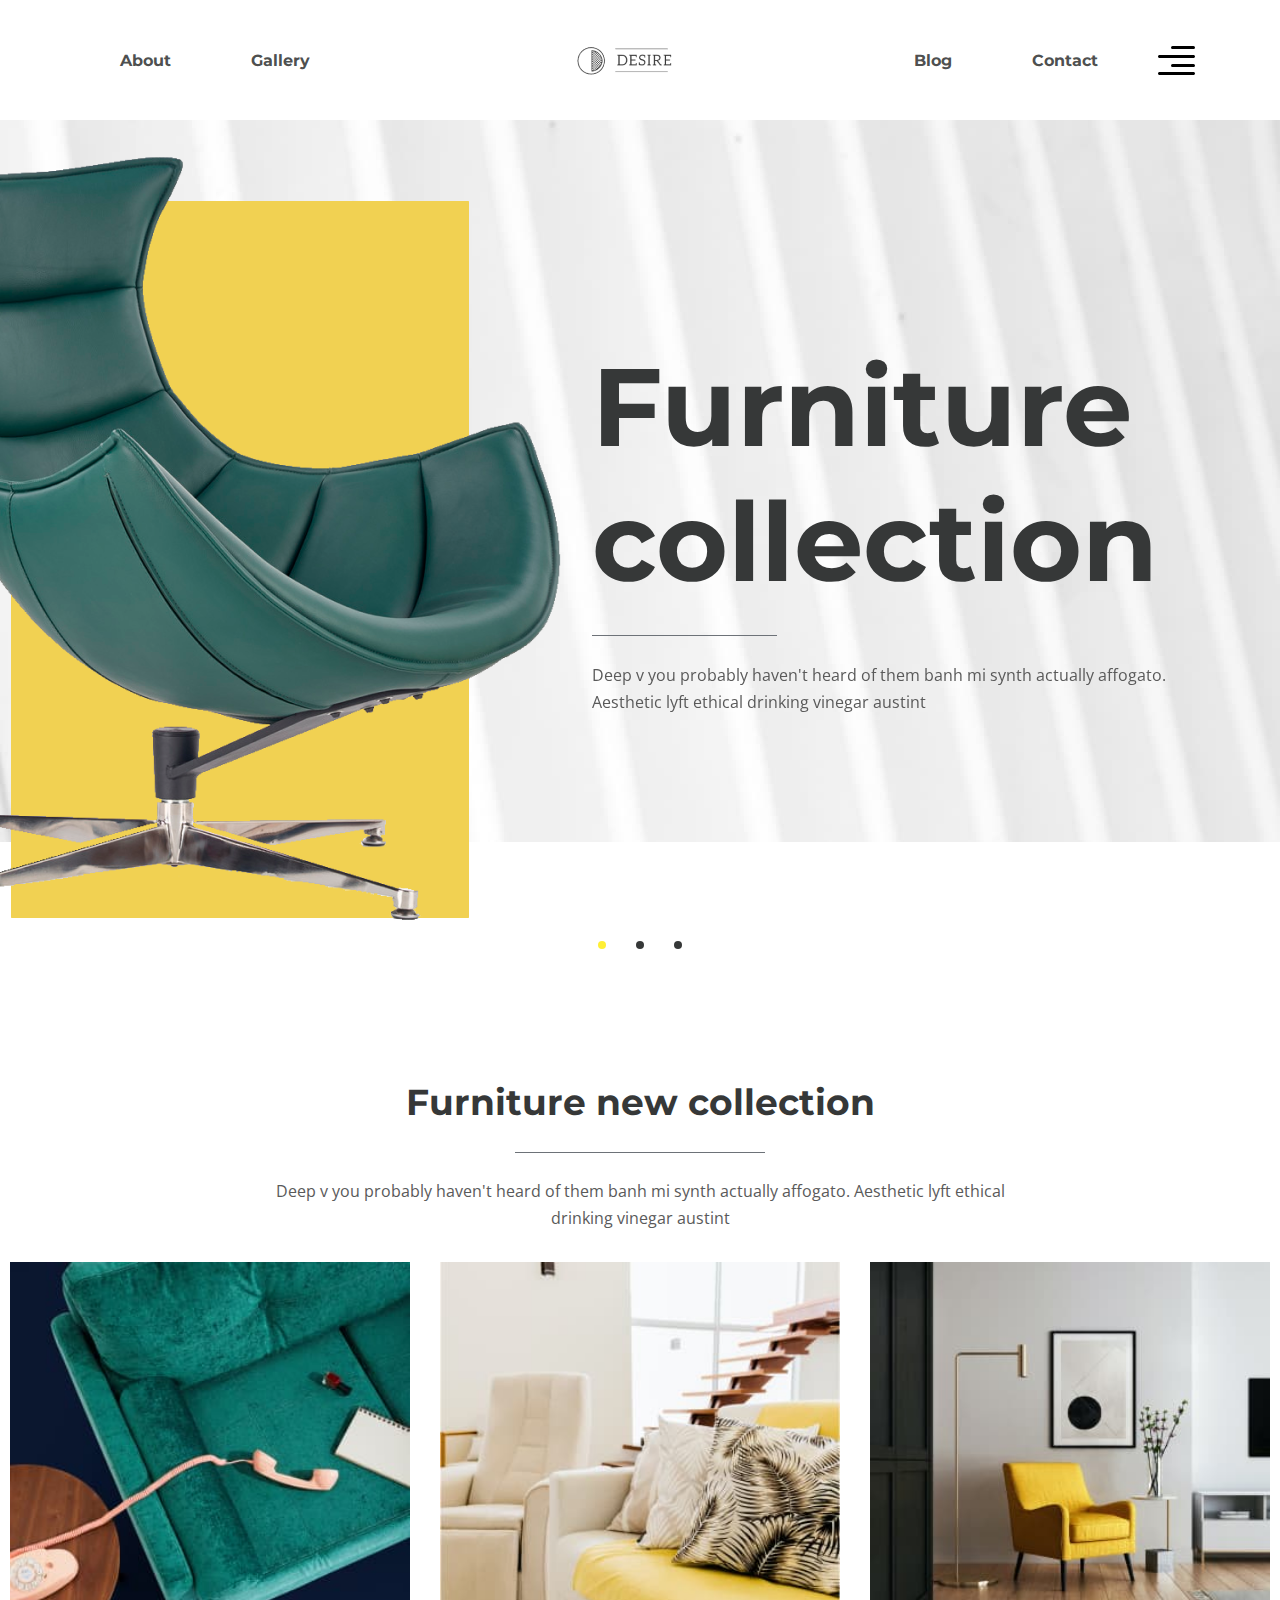
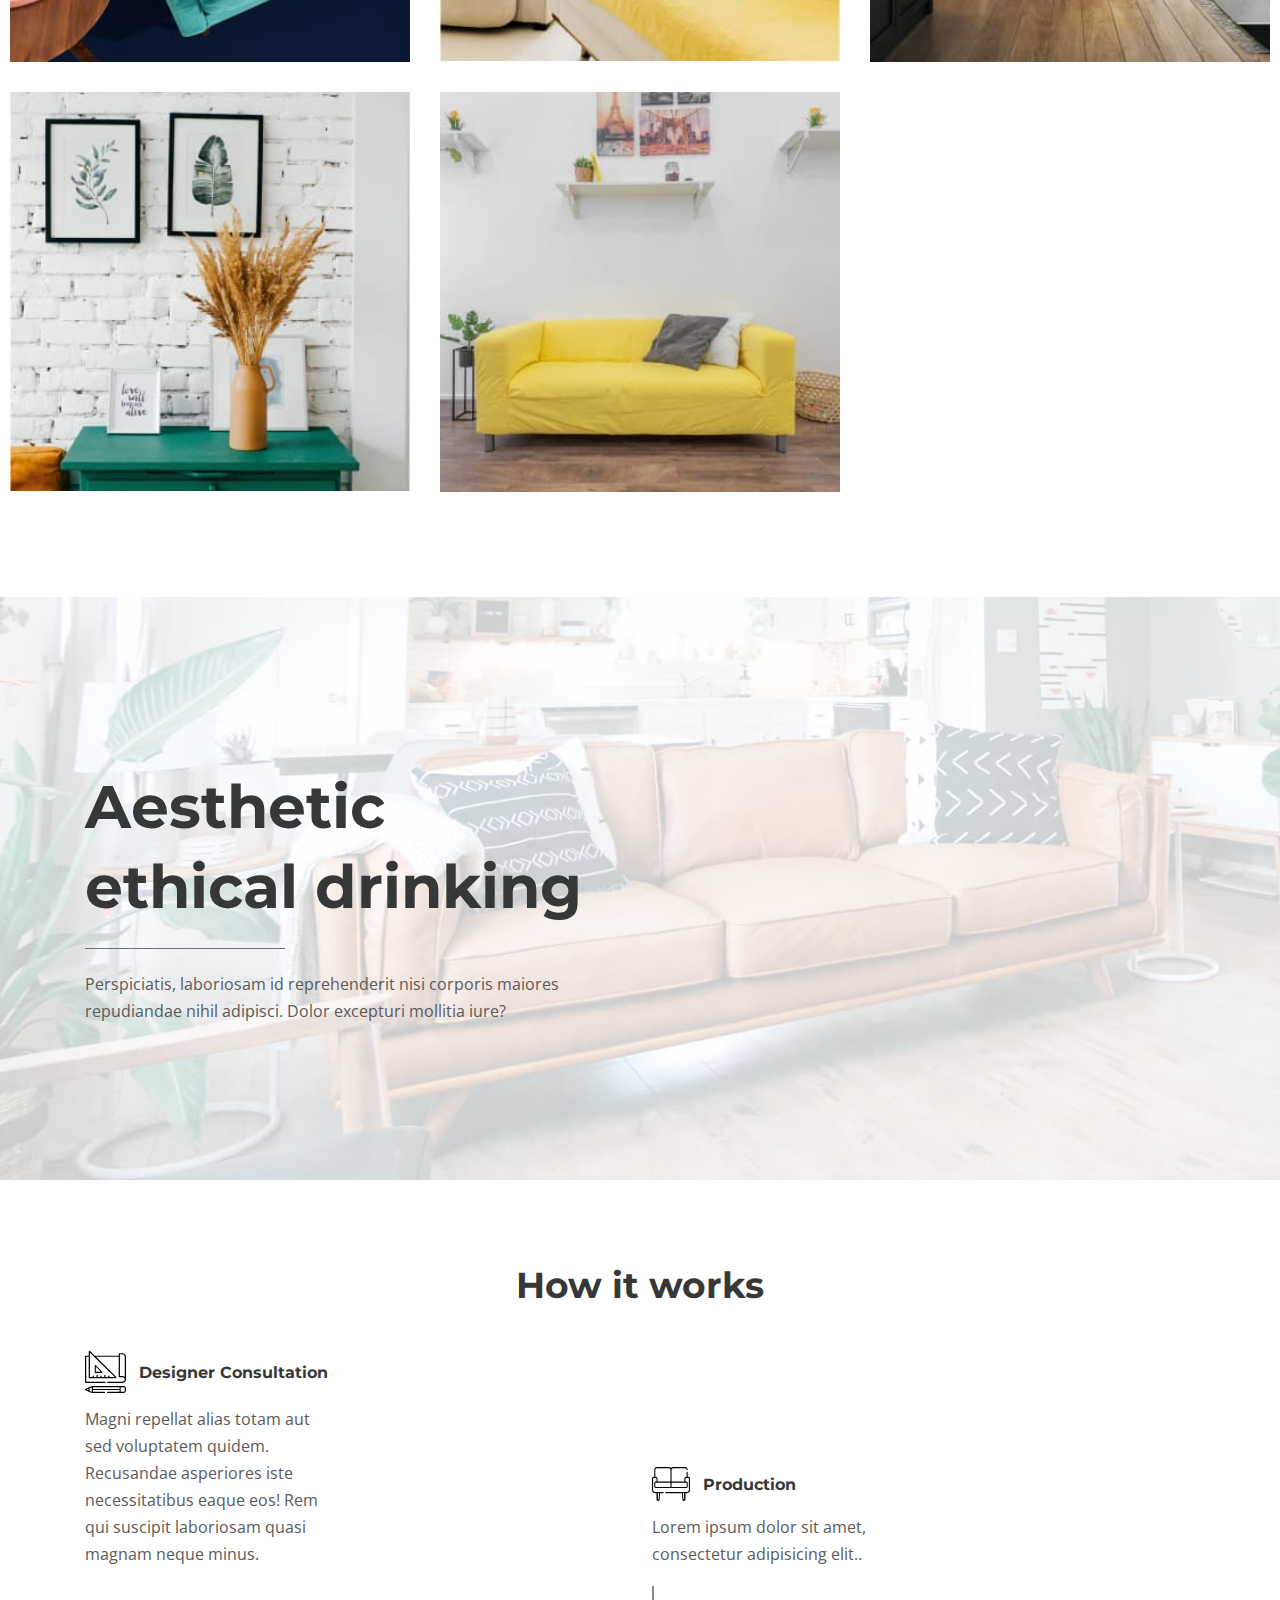
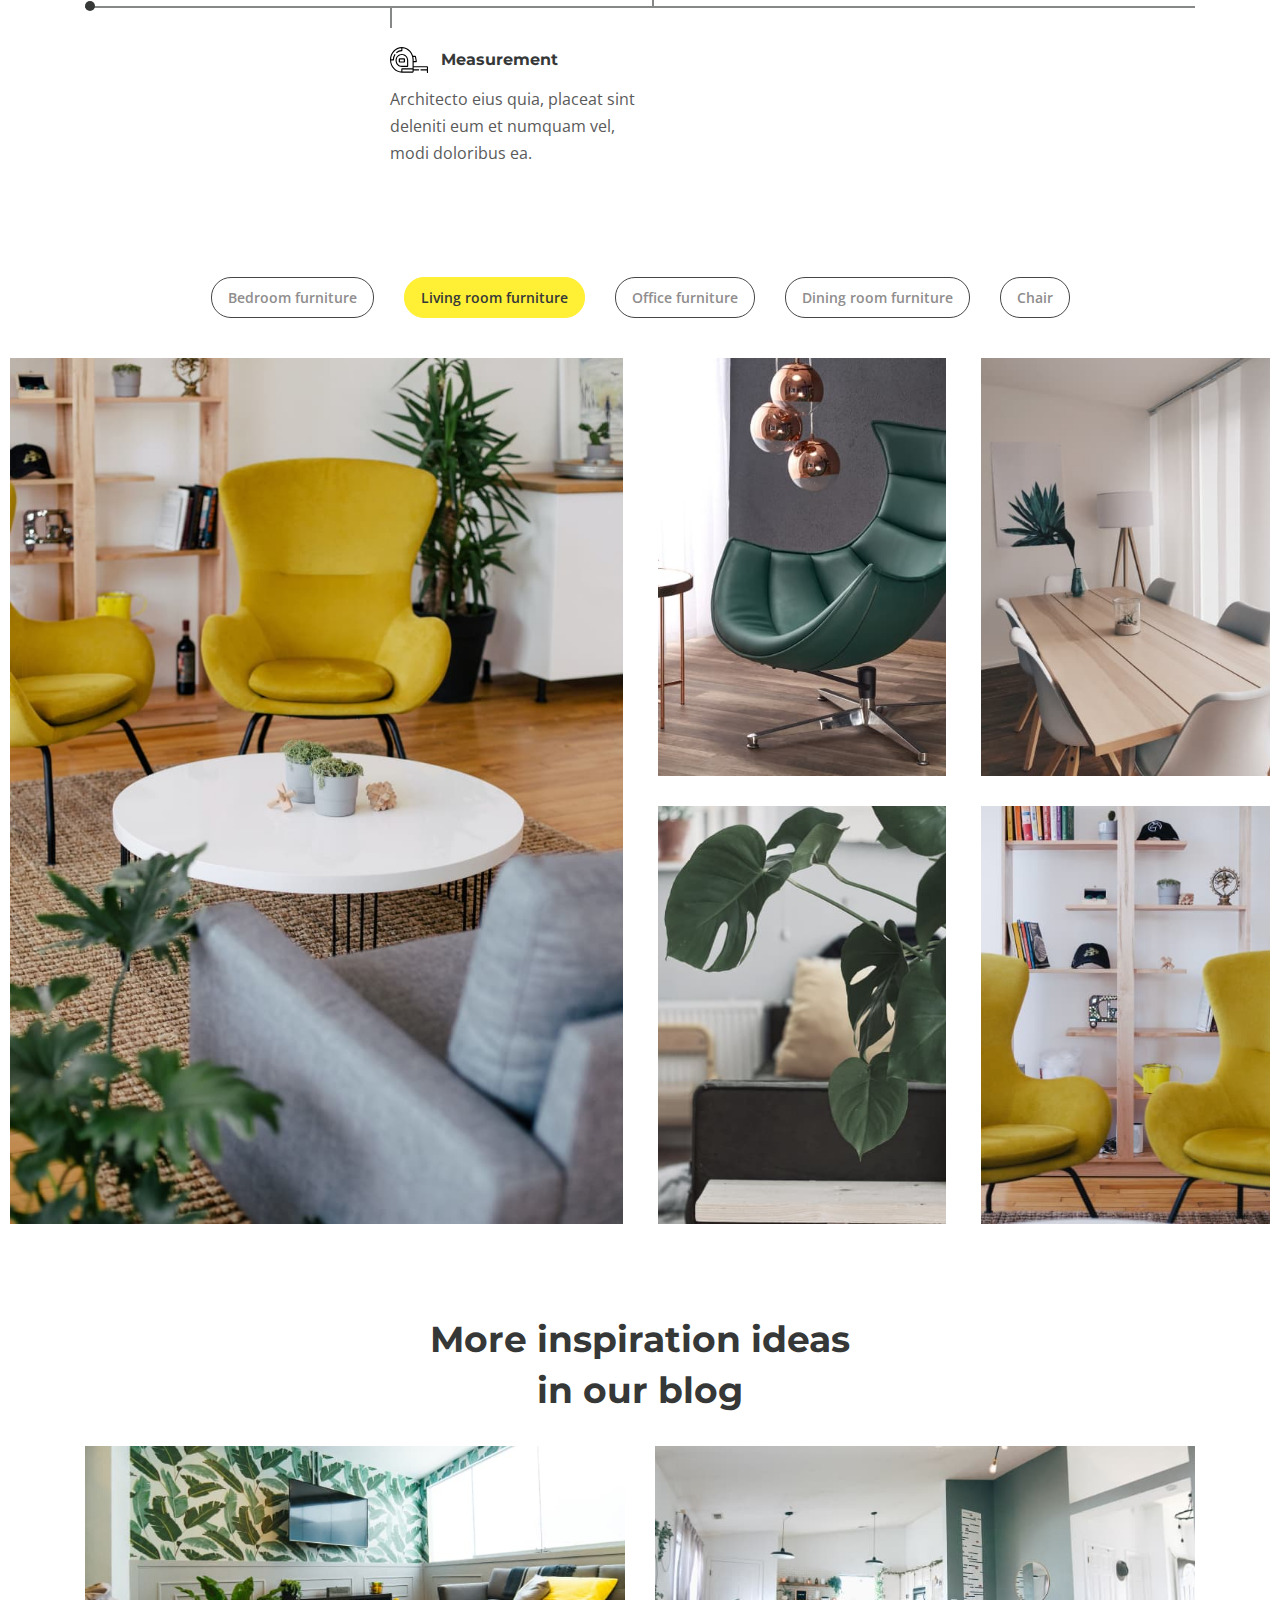
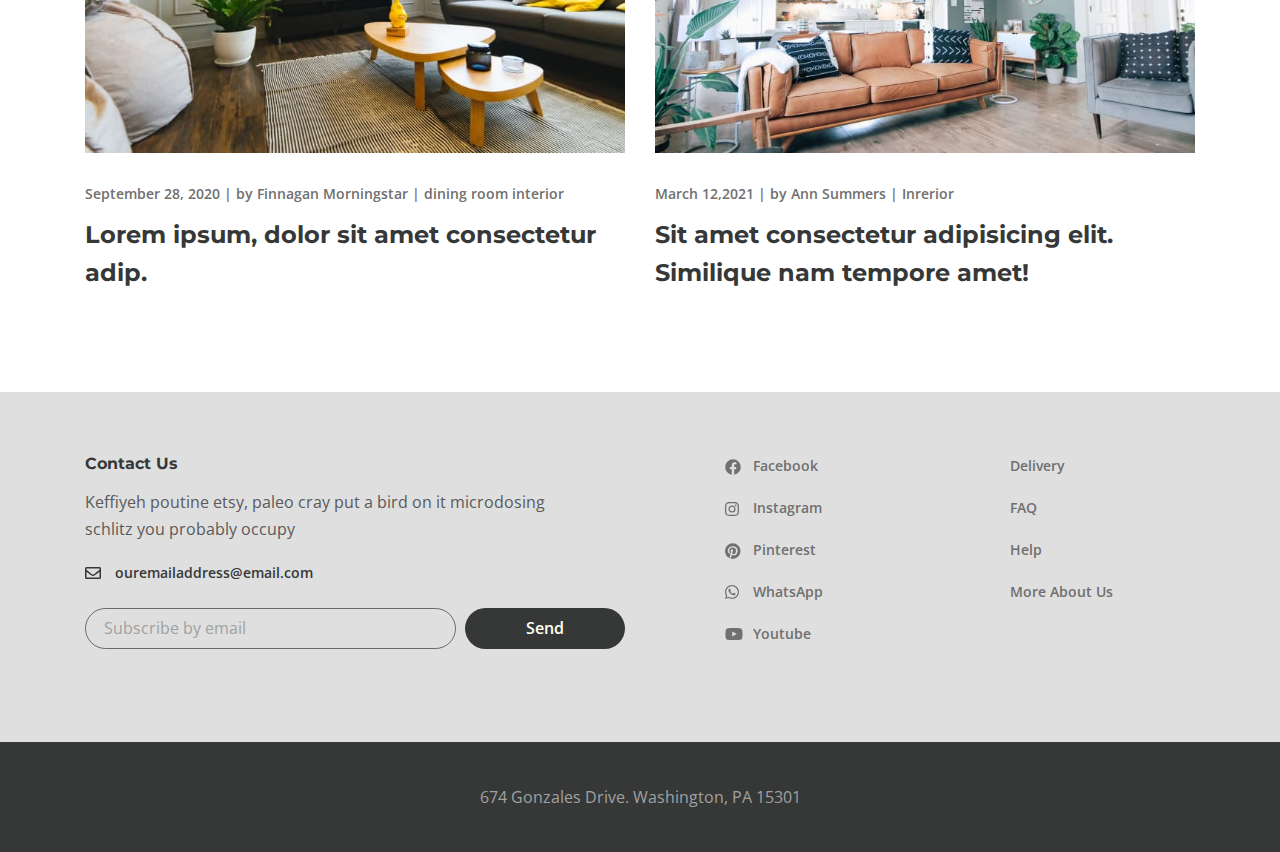
<file: index.html>
<!DOCTYPE html>
<html lang="en">

<head>
  <meta charset="UTF-8">
  <meta name="viewport" content="width=device-width, initial-scale=1.0">
  <title>Desire</title>
  <link rel="preconnect" href="https://fonts.gstatic.com">
  <link rel="preconnect" href="https://fonts.gstatic.com">
  <link rel="preconnect" href="//ajax.googleapis.com" crossorigin>
  <link href="https://fonts.googleapis.com/css2?family=Montserrat:wght@700&family=Open+Sans:ital,wght@0,400;0,600;1,300&display=swap" rel="stylesheet">
  <link rel="stylesheet" href="favicon.ico">
  <link rel="stylesheet" href="css/style.min.css">
</head>

<body>
  <div class="wrapper">
  <header class="header">
    <div class="container">
      <div class="header__inner">
        <nav class="menu">
          <ul class="menu__list">
            <li class="menu__list-item">
              <a class="menu__list-link menu__list-link" href="about.html">About</a>
            </li>
            <li class="menu__list-item">
              <a class="menu__list-link" href="gallery.html">Gallery</a>
            </li>
          </ul>
        </nav>
        <a href="#" class="logo">
          <img src="images/logo.png" alt="logo">
        </a>
        <nav class="menu">
          <ul class="menu__list">
            <li class="menu__list-item">
              <a class="menu__list-link" href="blog.html">Blog</a>
            </li>
            <li class="menu__list-item">
              <a class="menu__list-link" href="contact.html">Contact</a>
            </li>
          </ul>
        </nav>
        <button class="header__btn-menu">
          <span></span>
          <span></span>
          <span></span>
        </button>
        <button class="header__btn">
          <img src="images/icon_menu.svg" alt="icon menu">
        </button>
        <div class="rightside-menu rightside-menu--close">
          <button class="rightside-menu__close">
            <img src="images/close.svg" alt="close">
          </button>
          <div class="rightside-menu__content">
            <a class="rightside-menu__logo" href="#">
              <img src="images/logo-big.png" alt="big logo">
            </a>
            <h4 class="rightside-menu__title">
              Furniture for life
            </h4>
            <p class="rightside-menu__text">
              Sustainable hot chicken skateboard, dreamcatcher meggings actually squid. Slow-carb everyday carry +1 art party microdosing, put a bird on it brooklyn
            </p>
            <img class="rightside-menu__image" src="images/content/rightside-img.jpg" alt="image">
          </div>
        </div>
      </div>
    </div>
  </header>

    <main class="main">
      <section class="top">
          <div class="top__inner">
            <div class="top__slider">
              <div class="top__slider-item">
                <img src="images/content/slider-img.png" alt="image" class="top__slider-img">
                <div class="top__slider-info">
                  <h2 class="top__slider-title">
                    Furniture collection
                  </h2>
                  <p class="top__slider-text">
                    Deep v you probably haven't heard of them banh mi synth actually affogato. Aesthetic lyft ethical drinking vinegar austint
                  </p>
                </div>
              </div>
              <div class="top__slider-item">
                <img src="images/content/slider-img.png" alt="image" class="top__slider-img">
                <div class="top__slider-info">
                  <h2 class="top__slider-title">
                    Chair collection
                  </h2>
                  <p class="top__slider-text">
                    Deep v you probably haven't heard of them banh mi synth actually affogato. Aesthetic lyft ethical drinking vinegar austint
                  </p>
                </div>
              </div>
              <div class="top__slider-item">
                <img src="images/content/slider-img.png" alt="image" class="top__slider-img">
                <div class="top__slider-info">
                  <h2 class="top__slider-title">
                    Kitchen collection
                  </h2>
                  <p class="top__slider-text">
                    Deep v you probably haven't heard of them banh mi synth actually affogato. Aesthetic lyft ethical drinking vinegar austint
                  </p>
                </div>
              </div>
            </div>
          </div>
      </section>

      <section class="new-collection">
<div class="container-fluid">
  <h3 class="new-collection__title">Furniture new collection</h3>
  <p class="new-collection__text">Deep v you probably haven't heard of them banh mi synth actually affogato. Aesthetic lyft ethical drinking vinegar austint</p>
  <div class="collection">
    <a class="collection__item" href="#">
      <img class="collection__images" src="images/content/collection-1.jpg" alt="">
      <div class="collection__info">
        <h6 class="collection__info-title">Truffaut literally trust</h6>
        <p class="collection__info-text">Living room furntiture | Chair</p>
      </div>
    </a>
    <a class="collection__item" href="#">
      <img class="collection__images" src="images/content/collection-2.jpg" alt="">
      <div class="collection__info">
        <h6 class="collection__info-title">Truffaut literally trust</h6>
        <p class="collection__info-text">Living room furntiture | Chair</p>
      </div>
    </a>
    <a class="collection__item" href="#">
      <img class="collection__images" src="images/content/collection-3.jpg" alt="">
      <div class="collection__info">
        <h6 class="collection__info-title">Truffaut literally trust</h6>
        <p class="collection__info-text">Living room furntiture | Chair</p>
      </div>
    </a>
    <a class="collection__item" href="#">
      <img class="collection__images" src="images/content/collection-4.jpg" alt="">
      <div class="collection__info">
        <h6 class="collection__info-title">Truffaut literally trust</h6>
        <p class="collection__info-text">Living room furntiture | Chair</p>
      </div>
    </a>
    <a class="collection__item" href="#">
      <img class="collection__images" src="images/content/collection-5.jpg" alt="">
      <div class="collection__info">
        <h6 class="collection__info-title">Truffaut literally trust</h6>
        <p class="collection__info-text">Living room furntiture | Chair</p>
      </div>
    </a>
  </div>
</div>
      </section>

      <section class="decor">
        <div class="container">
          <h2 class="decor__title">Aesthetic <br> ethical drinking
          </h2>
          <p class="decor__text">Perspiciatis, laboriosam id reprehenderit nisi corporis maiores repudiandae nihil adipisci. Dolor excepturi mollitia iure?</p>
        </div>
      </section>

      <section class="works-path">
        <div class="container">
          <h3 class="works-path__title">
            How it works
          </h3>
          <div class="works-path__items">
            <div class="works-path__items-box">
              <div class="works-path__item works-path__item--consultation">
                <img class="works-path__item-img" src="images/graphic-tool.svg" alt="icon">
                <h6 class="works-path__item-title">Designer Consultation</h6>
                <p class="works-path__item-text">Magni repellat alias totam aut sed voluptatem quidem. Recusandae asperiores iste necessitatibus eaque eos! Rem qui suscipit laboriosam quasi magnam neque minus.</p>
              </div>
              <div class="works-path__item works-path__item--production">
                <img class="works-path__item-img" src="images/sofa.svg" alt="icon">
                <h6 class="works-path__item-title">Production</h6>
                <p class="works-path__item-text">Lorem ipsum dolor sit amet, consectetur adipisicing elit..</p>
              </div>
            </div>
            <div class="works-path__item works-path__item--measuring">
              <img class="works-path__item-img" src="images/measuring-tape.svg" alt="icon">
              <h6 class="works-path__item-title">Measurement</h6>
              <p class="works-path__item-text">Architecto eius quia, placeat sint deleniti eum et numquam vel, modi doloribus ea.</p>
            </div>
          </div>
        </div>
      </section>

      <div class="gallery">
        <div class="container-fluid">
          <div class="gallery__buttons">
            <button class="gallery__btn" data-filter=".bedroom">Bedroom furniture</button>
            <button class="gallery__btn" data-filter=".living">Living room furniture</button>
            <button class="gallery__btn" data-filter=".office">Office furniture</button>
            <button class="gallery__btn" data-filter=".dining">Dining room furniture</button>
            <button class="gallery__btn" data-filter=".chair">Chair</button>
          </div>
          <div class="gallery__inner">

            <div class="gallery__items mix bedroom">
              <a class="gallery__item" href="">
                <img src="images/gallery/1.jpg" alt="image">
              </a>
              <a class="gallery__item" href="">
                <img src="images/gallery/2.jpg" alt="image">
              </a>
              <a class="gallery__item" href="">
                <img src="images/gallery/3.jpg" alt="image">
              </a>
              <a class="gallery__item" href="">
                <img src="images/gallery/4.jpg" alt="image">
              </a>
              <a class="gallery__item" href="">
                <img src="images/gallery/5.jpg" alt="image">
              </a>
            </div>

            <div class="gallery__items mix living">
              <a class="gallery__item" href="">
                <img src="images/gallery/1.jpg" alt="image">
              </a>
              <a class="gallery__item" href="">
                <img src="images/gallery/2.jpg" alt="image">
              </a>
              <a class="gallery__item" href="">
                <img src="images/gallery/3.jpg" alt="image">
              </a>
              <a class="gallery__item" href="">
                <img src="images/gallery/4.jpg" alt="image">
              </a>
              <a class="gallery__item" href="">
                <img src="images/gallery/5.jpg" alt="image">
              </a>
            </div>

            <div class="gallery__items mix office">
              <a class="gallery__item" href="">
                <img src="images/gallery/1.jpg" alt="image">
              </a>
              <a class="gallery__item" href="">
                <img src="images/gallery/2.jpg" alt="image">
              </a>
              <a class="gallery__item" href="">
                <img src="images/gallery/3.jpg" alt="image">
              </a>
              <a class="gallery__item" href="">
                <img src="images/gallery/4.jpg" alt="image">
              </a>
              <a class="gallery__item" href="">
                <img src="images/gallery/5.jpg" alt="image">
              </a>
            </div>

            <div class="gallery__items mix dining">
              <a class="gallery__item" href="">
                <img src="images/gallery/1.jpg" alt="image">
              </a>
              <a class="gallery__item" href="">
                <img src="images/gallery/2.jpg" alt="image">
              </a>
              <a class="gallery__item" href="">
                <img src="images/gallery/3.jpg" alt="image">
              </a>
              <a class="gallery__item" href="">
                <img src="images/gallery/4.jpg" alt="image">
              </a>
              <a class="gallery__item" href="">
                <img src="images/gallery/5.jpg" alt="image">
              </a>
            </div>

            <div class="gallery__items mix chair">
              <a class="gallery__item" href="">
                <img src="images/gallery/1.jpg" alt="image">
              </a>
              <a class="gallery__item" href="">
                <img src="images/gallery/2.jpg" alt="image">
              </a>
              <a class="gallery__item" href="">
                <img src="images/gallery/3.jpg" alt="image">
              </a>
              <a class="gallery__item" href="">
                <img src="images/gallery/4.jpg" alt="image">
              </a>
              <a class="gallery__item" href="">
                <img src="images/gallery/5.jpg" alt="image">
              </a>
            </div>

          </div>
        </div>
      </div>

      <section class="blog-box">
        <div class="container">
          <h3 class="blog-box__title">More inspiration ideas in our blog</h3>
          <div class="blog-box__items">
            <div class="blog-box__item">
              <a class="blog-box__img-link" href="#">
                <img class="blog-box__img" src="images/blog/1.jpg" alt="">
              </a>
              <div class="blog-box__links">
                <span class="blog-box__date">September 28, 2020</span> | 
                <a class="blog-box__author" href="#">by Finnagan Morningstar</a> | 
                <a class="blog-box__theme" href="#">dining room interior</a>
              </div>
              <a class="blog-box__item-titlelink" href="#"><h4 class="blog-box__item-title">Lorem ipsum, dolor sit amet consectetur adip.</h4></a>
            </div>
            <div class="blog-box__item">
              <a class="blog-box__img-link" href="#">
                <img class="blog-box__img" src="images/blog/2.jpg" alt="">
              </a>
              <div class="blog-box__links">
                <span class="blog-box__date">March 12,2021</span> | 
                <a class="blog-box__author" href="#">by Ann Summers</a> | 
                <a class="blog-box__theme" href="#">Inrerior</a>
              </div>
              <a class="blog-box__item-titlelink" href="#"><h4 class="blog-box__item-title">Sit amet consectetur adipisicing elit. Similique nam tempore amet!</h4></a>
            </div>
          </div>
        </div>
      </section>

    </main>

    <footer class="footer">
      <div class="footer__content">
        <div class="container">
          <div class="footer__inner">
            <div class="footer__info">
              <h6 class="footer__info-title">
                Contact Us
              </h6>
              <p class="footer__info-text">
                Keffiyeh poutine etsy, paleo cray put a bird on it microdosing schlitz you
                probably occupy
              </p>
              <a class="info-email" href="mailto:ouremailaddress@email.com">
                ouremailaddress@email.com
              </a>
              <form class="footer__form">
                <input class="footer__form-input" type="email" placeholder="Subscribe by email">
                <button class="footer__form-button" type="submit">Send</button>
              </form>
            </div>
            <ul class="footer__social">
              <li class="footer__social-item">
                <a class="footer__social-link footer__social-link--facebook" href="#">Facebook</a>
              </li>
              <li class="footer__social-item">
                <a class="footer__social-link footer__social-link--instagram" href="#">Instagram</a>
              </li>
              <li class="footer__social-item">
                <a class="footer__social-link footer__social-link--pinterest" href="#">Pinterest</a>
              </li>
              <li class="footer__social-item">
                <a class="footer__social-link footer__social-link--whatsapp" href="#">WhatsApp</a>
              </li>
              <li class="footer__social-item">
                <a class="footer__social-link footer__social-link--youtube" href="#">Youtube</a>
              </li>
            </ul>
            <nav class="footer__menu">
              <ul class="footer__menu-list">
                <li class="footer__menu-item">
                  <a class="footer__menu-link" href="#">Delivery</a>
                </li>
                <li class="footer__menu-item">
                  <a class="footer__menu-link" href="#">FAQ</a>
                </li>
                <li class="footer__menu-item">
                  <a class="footer__menu-link" href="#">Help</a>
                </li>
                <li class="footer__menu-item">
                  <a class="footer__menu-link" href="#">More About Us</a>
                </li>
              </ul>
            </nav>
          </div>
        </div>
      </div>
      <div class="footer__copyright">
        <div class="container">
          <p>674 Gonzales Drive. Washington, PA 15301</p>
        </div>
      </div>
    </footer>
  </div>
  <script src="js/main.min.js" async></script>
</body>

</html>
</file>
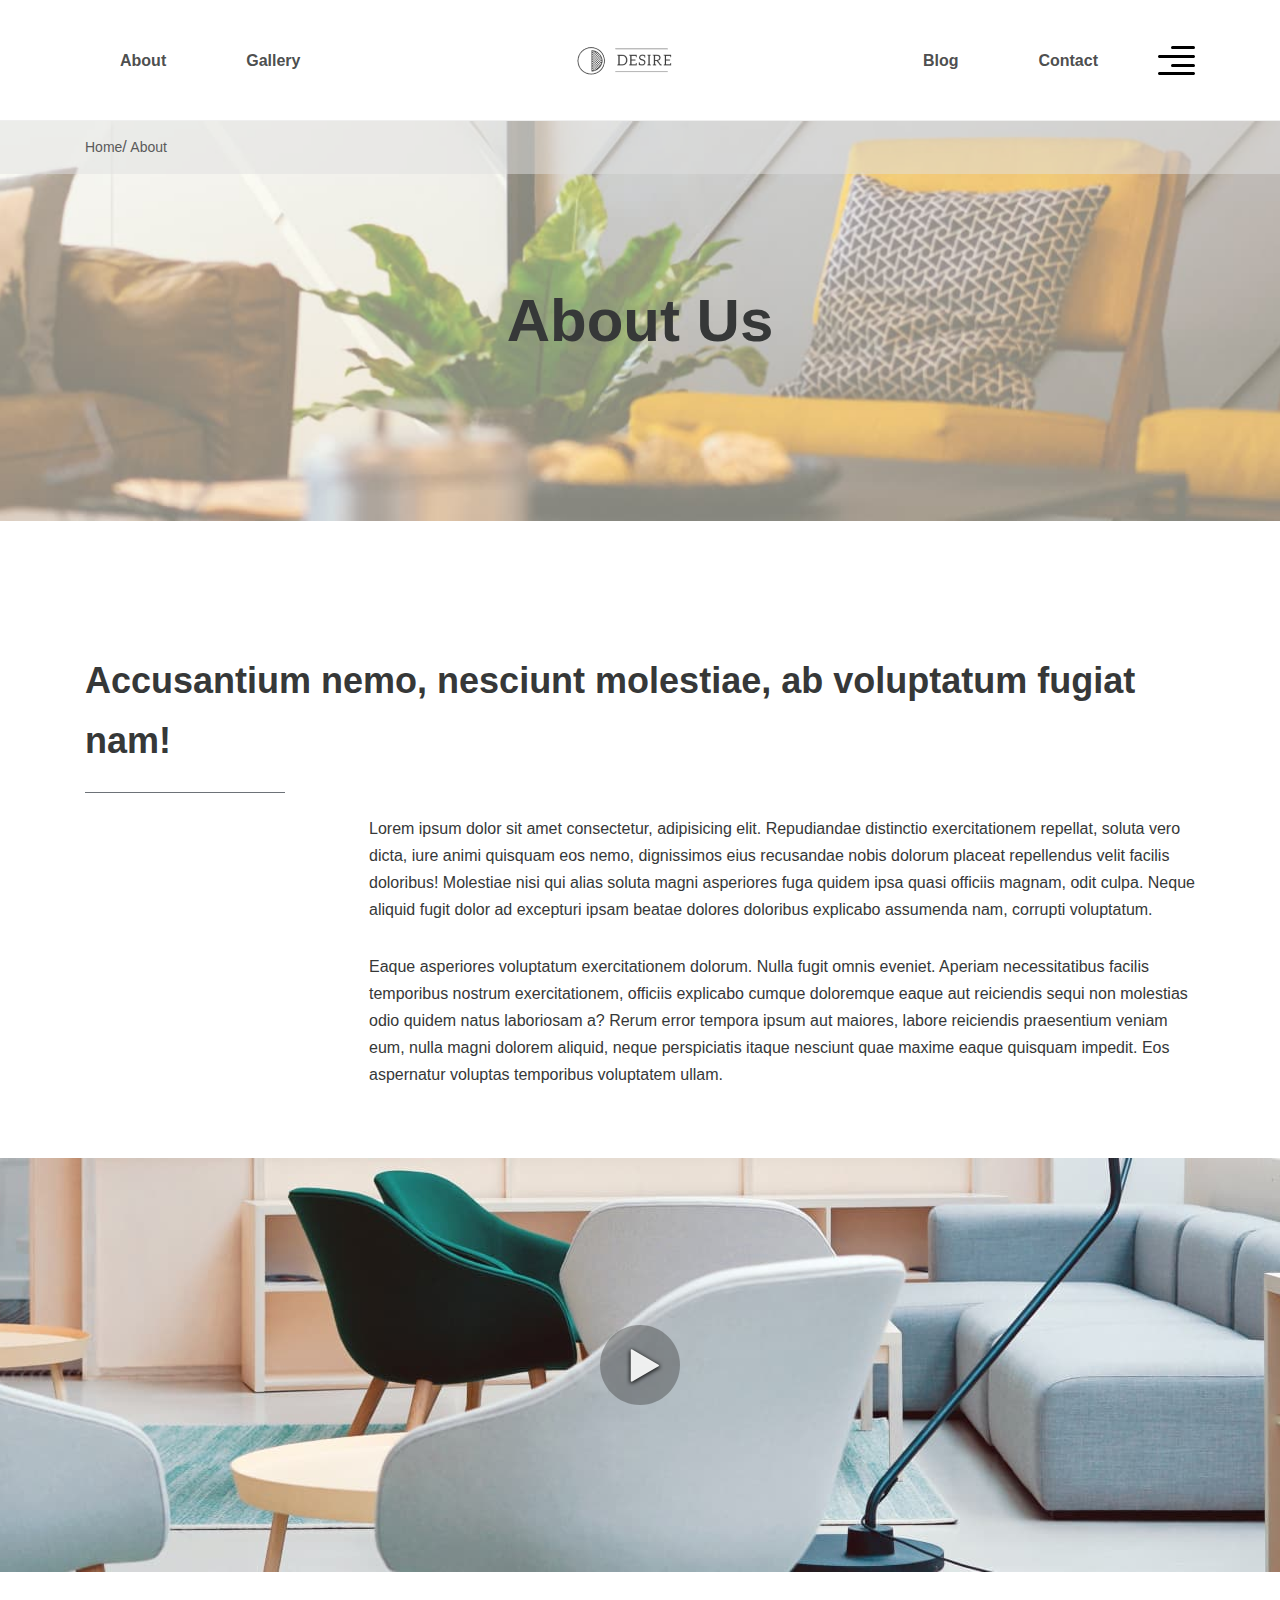
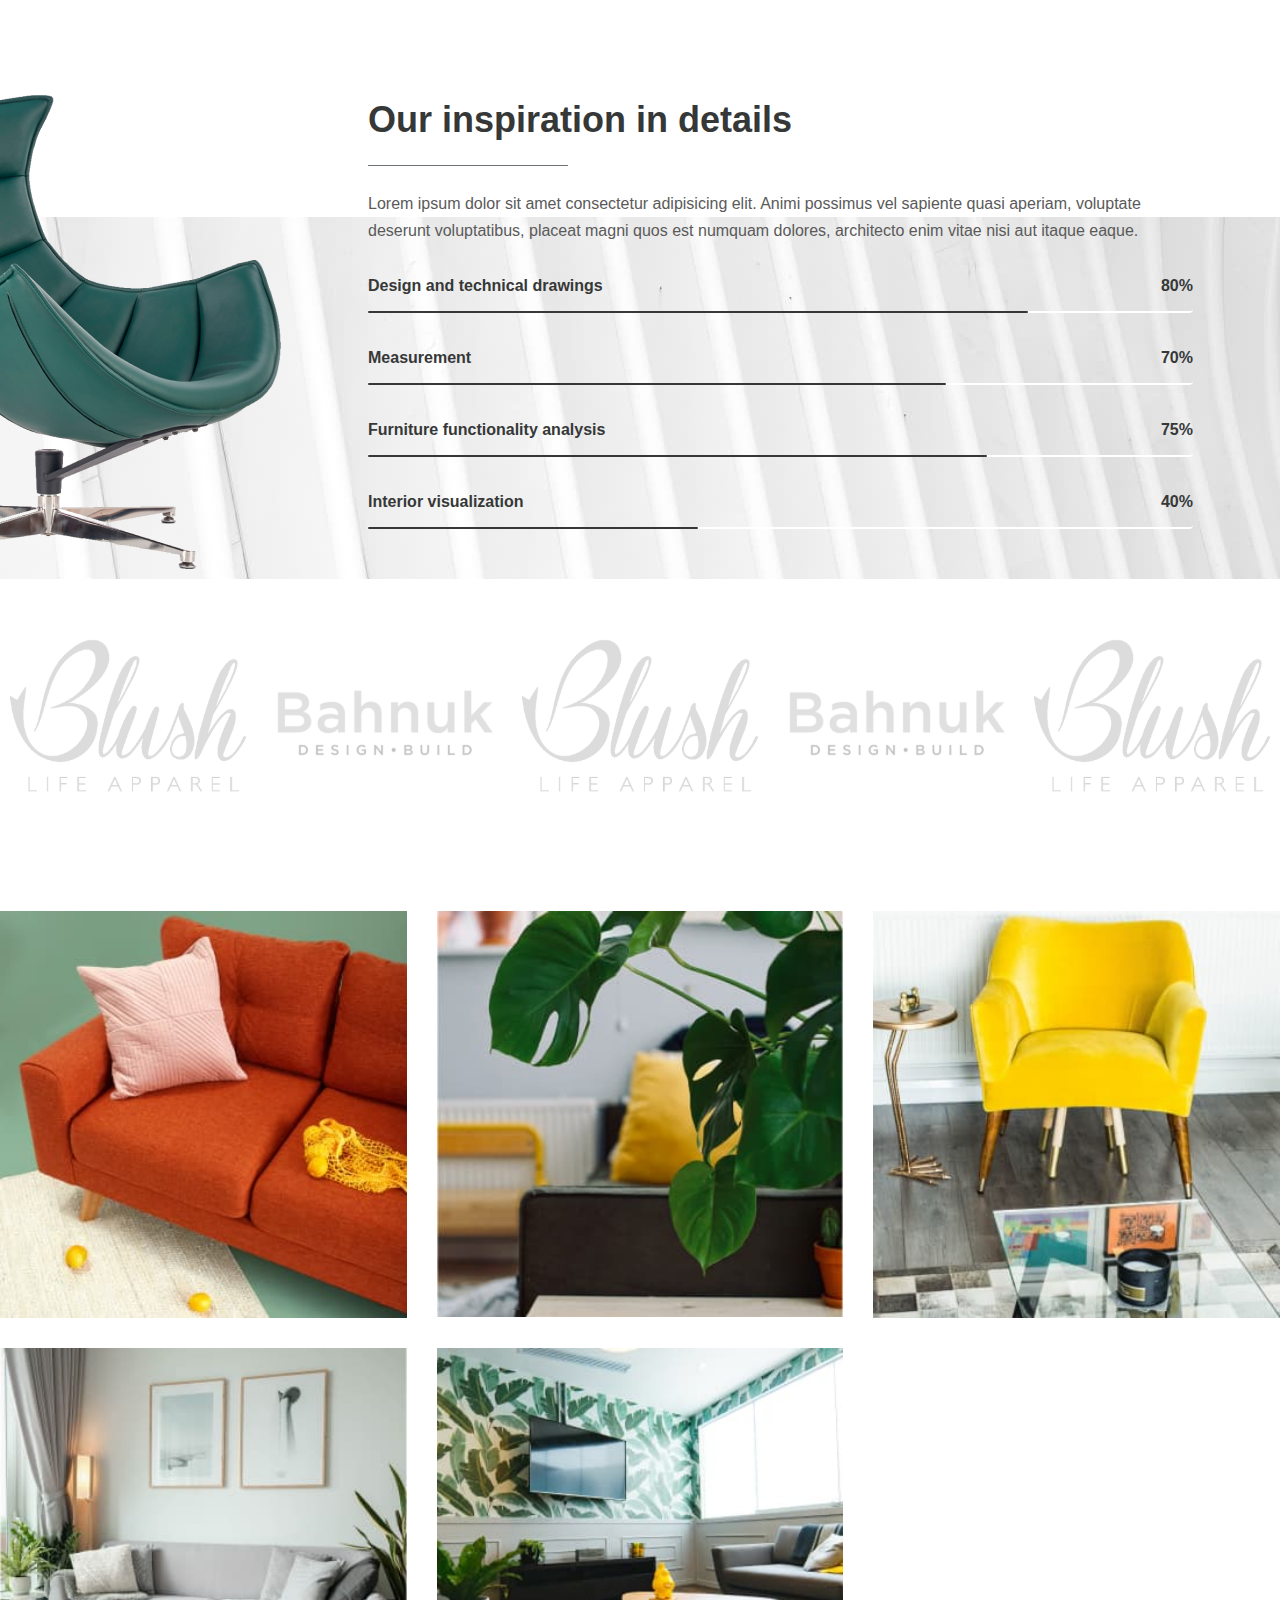
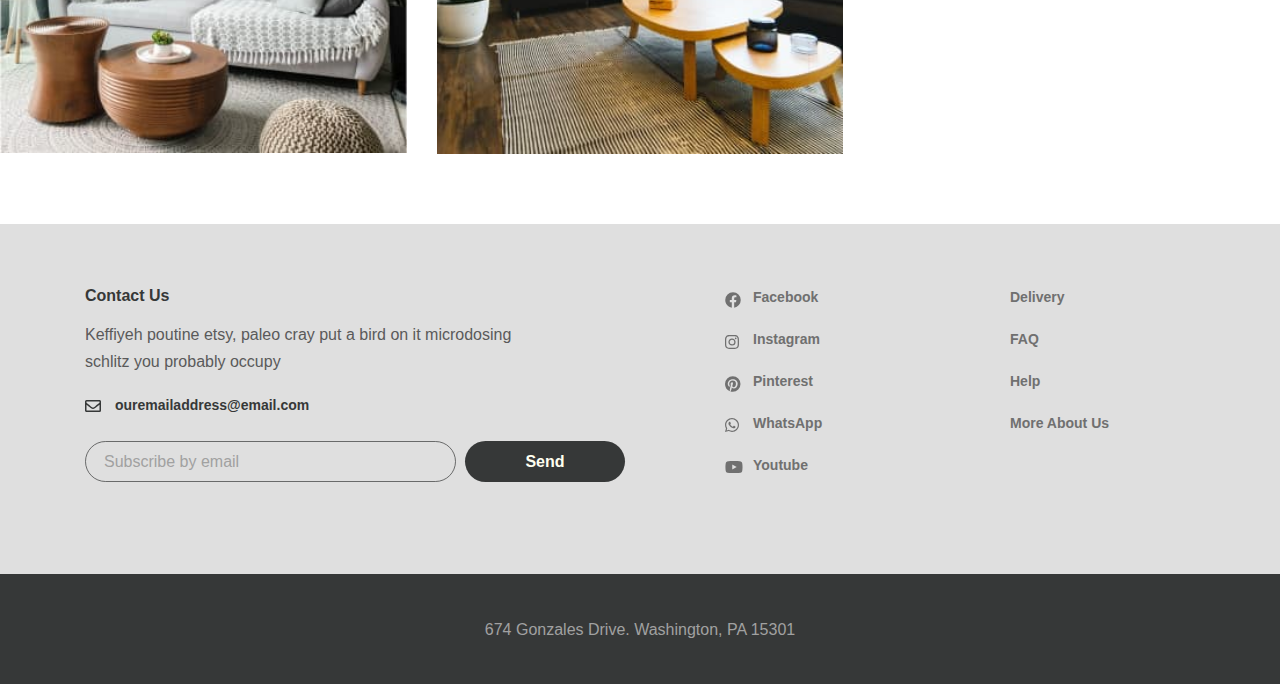
<file: about.html>
<!DOCTYPE html>
<html lang="en">

<head>
  <meta charset="UTF-8">
  <meta name="viewport" content="width=device-width, initial-scale=1.0">
  <title>Document</title>
  <link rel="preconnect" href="https://fonts.gstatic.com">
  <link rel="preconnect" href="https://fonts.gstatic.com">
  <link rel="preconnect" href="//ajax.googleapis.com" crossorigin>
<link rel="preload" href="https://fonts.googleapis.com/css2?family=Montserrat:wght@700&family=Open+Sans:wght@400;600&display=swap" rel="stylesheet">
<link rel="icon" type="image/x-icon" href="favicon.ico">
  <link rel="stylesheet" href="css/style.min.css">
</head>

<body>
  <div class="wrapper">
  <header class="header">
    <div class="container">
      <div class="header__inner">
        <nav class="menu">
          <ul class="menu__list">
            <li class="menu__list-item">
              <a class="menu__list-link" href="about.html">About</a>
            </li>
            <li class="menu__list-item">
              <a class="menu__list-link" href="gallery.html">Gallery</a>
            </li>
          </ul>
        </nav>
        <a href="#" class="logo">
          <img src="images/logo.png" alt="logo">
        </a>
        <nav class="menu">
          <ul class="menu__list">
            <li class="menu__list-item">
              <a class="menu__list-link" href="blog.html">Blog</a>
            </li>
            <li class="menu__list-item">
              <a class="menu__list-link" href="contact.html">Contact</a>
            </li>
          </ul>
        </nav>
        <button class="header__btn-menu">
          <span></span>
          <span></span>
          <span></span>
        </button>
        <button class="header__btn">
          <img src="images/icon_menu.svg" alt="icon menu">
        </button>
        <div class="rightside-menu rightside-menu--close">
          <button class="rightside-menu__close">
            <img src="images/close.svg" alt="close">
          </button>
          <div class="rightside-menu__content">
            <a class="rightside-menu__logo" href="#">
              <img src="images/logo-big.png" alt="big logo">
            </a>
            <h4 class="rightside-menu__title">
              Furniture for life
            </h4>
            <p class="rightside-menu__text">
              Sustainable hot chicken skateboard, dreamcatcher meggings actually squid. Slow-carb everyday carry +1 art party microdosing, put a bird on it brooklyn
            </p>
            <img class="rightside-menu__image" src="images/rightside-img.jpg" alt="image" loading="lazy">
          </div>
        </div>
      </div>
    </div>
  </header>

    <main class="main">

      <div class="breadcrumbs">
        <div class="container">
          <ul class="breadcrumbs__list">
            <li class="breadcrumbs__item">
              <a class="breadcrumbs__link" href="index.html">Home</a>
            </li>
            <li class="breadcrumbs__item">
              <a class="breadcrumbs__link" href="about.html">About</a>
            </li>
          </ul>
        </div>
      </div>

      <section class="about">
        <div class="about__prev">
          <div class="container">
            <h2 class="about__prev-title">About Us</h2>
          </div>
        </div>
        <div class="about__content">
          <div class="container">
          <h3 class="about__title">Accusantium nemo, nesciunt molestiae, ab voluptatum fugiat nam!</h3>
          <div class="about__text">
            <p>
              Lorem ipsum dolor sit amet consectetur, adipisicing elit. Repudiandae distinctio exercitationem repellat, soluta vero dicta, iure animi quisquam eos nemo, dignissimos eius recusandae nobis dolorum placeat repellendus velit facilis doloribus!
              Molestiae nisi qui alias soluta magni asperiores fuga quidem ipsa quasi officiis magnam, odit   culpa. Neque aliquid fugit dolor ad excepturi ipsam beatae dolores doloribus explicabo assumenda  nam, corrupti voluptatum.
            </p>
            <p>
              Eaque asperiores voluptatum exercitationem dolorum. Nulla fugit omnis eveniet. Aperiam necessitatibus facilis temporibus nostrum exercitationem, officiis explicabo cumque doloremque eaque aut reiciendis sequi non molestias odio quidem natus laboriosam a?
              Rerum error tempora ipsum aut maiores, labore reiciendis praesentium veniam eum, nulla magni  dolorem aliquid, neque perspiciatis itaque nesciunt quae maxime eaque quisquam impedit. Eos  aspernatur voluptas temporibus voluptatem ullam.
            </p>
          </div>
        </div>
      </div>
      <div class="about__popup">
        <a class="about__popup-play" data-fancybox href="https://youtu.be/EavLcl_h2po">
          <img class="about__popup-imgbtn" src="images/play-button.svg" alt="play button" loading="lazy">
        </a>
      </div>
      </section>

      <section class="inspiration">
        <div class="container-fluid">
          <div class="inspiration__inner">
            <img class="inspiration__images" src="images/inspiration-decor.png" alt="decor image" loading="lazy">
            <div class="inspiration__content">
              <h3 class="inspiration__title">Our inspiration in details</h3>
              <p class="inspiration__text">Lorem ipsum dolor sit amet consectetur adipisicing elit. Animi possimus vel sapiente quasi aperiam, voluptate deserunt voluptatibus, placeat magni quos est numquam dolores, architecto enim vitae nisi aut itaque eaque.</p>
              <ul class="inspiration__list">
                <li class="inspiration__item">
                  <div class="inspiration__item-content">
                    <p class="inspiration__item-text">Design and technical drawings</p>
                    <p class="inspiration__num">80%</p>
                  </div>
                  <div class="inspiration__line" style="width: 80%;"></div>
                </li>
                <li class="inspiration__item">
                  <div class="inspiration__item-content">
                    <p class="inspiration__item-text">Measurement</p>
                    <p class="inspiration__num">70%</p>
                  </div>
                  <div class="inspiration__line" style="width: 70%;"></div>
                </li>
                <li class="inspiration__item">
                  <div class="inspiration__item-content">
                    <p class="inspiration__item-text">Furniture functionality analysis</p>
                    <p class="inspiration__num">75%</p>
                  </div>
                  <div class="inspiration__line" style="width: 75%;"></div>
                </li>
                <li class="inspiration__item">
                  <div class="inspiration__item-content">
                    <p class="inspiration__item-text">Interior visualization</p>
                    <p class="inspiration__num">40%</p>
                  </div>
                  <div class="inspiration__line" style="width: 40%;"></div>
                </li>
              </ul>
            </div>
          </div>
        </div>
      </section>

      <div class="partners">
        <div class="conteiner-fluid">
          <div class="partners__items">
            <img class="partners__item" src="images/partners/part-1.svg" alt="partner" loading="lazy">
            <img class="partners__item" src="images/partners/part-2.svg" alt="partner" loading="lazy">
            <img class="partners__item" src="images/partners/part-1.svg" alt="partner" loading="lazy">
            <img class="partners__item" src="images/partners/part-2.svg" alt="partner" loading="lazy">
            <img class="partners__item" src="images/partners/part-1.svg" alt="partner" loading="lazy">
          </div>
        </div>
      </div>

      <div class="collection">
        <a class="collection__item" href="#">
          <img class="collection__images" src="images/content/collection-6.jpg" alt="image" loading="lazy">
          <div class="collection__info">
            <h6 class="collection__info-title">Truffaut literally trust</h6>
            <p class="collection__info-text">Living room furntiture | Chair</p>
          </div>
        </a>
        <a class="collection__item" href="#">
          <img class="collection__images" src="images/content/collection-7.jpg" alt="image" loading="lazy">
          <div class="collection__info">
            <h6 class="collection__info-title">Truffaut literally trust</h6>
            <p class="collection__info-text">Living room furntiture | Chair</p>
          </div>
        </a>
        <a class="collection__item" href="#">
          <img class="collection__images" src="images/content/collection-8.jpg" alt="image" loading="lazy">
          <div class="collection__info">
            <h6 class="collection__info-title">Truffaut literally trust</h6>
            <p class="collection__info-text">Living room furntiture | Chair</p>
          </div>
        </a>
        <a class="collection__item" href="#">
          <img class="collection__images" src="images/content/collection-9.jpg" alt="image" loading="lazy">
          <div class="collection__info">
            <h6 class="collection__info-title">Truffaut literally trust</h6>
            <p class="collection__info-text">Living room furntiture | Chair</p>
          </div>
        </a>
        <a class="collection__item" href="#">
          <img class="collection__images" src="images/content/collection-10.jpg" alt="image" loading="lazy">
          <div class="collection__info">
            <h6 class="collection__info-title">Truffaut literally trust</h6>
            <p class="collection__info-text">Living room furntiture | Chair</p>
          </div>
        </a>
      </div>

    </main>

    <footer class="footer">
      <div class="footer__content">
        <div class="container">
          <div class="footer__inner">
            <div class="footer__info">
              <h6 class="footer__info-title">
                Contact Us
              </h6>
              <p class="footer__info-text">
                Keffiyeh poutine etsy, paleo cray put a bird on it microdosing schlitz you
                probably occupy
              </p>
              <a class="info-email" href="mailto:ouremailaddress@email.com">
                ouremailaddress@email.com
              </a>
              <form class="footer__form">
                <input class="footer__form-input" type="email" placeholder="Subscribe by email">
                <button class="footer__form-button" type="submit">Send</button>
              </form>
            </div>
            <ul class="footer__social">
              <li class="footer__social-item">
                <a class="footer__social-link footer__social-link--facebook" href="#">Facebook</a>
              </li>
              <li class="footer__social-item">
                <a class="footer__social-link footer__social-link--instagram" href="#">Instagram</a>
              </li>
              <li class="footer__social-item">
                <a class="footer__social-link footer__social-link--pinterest" href="#">Pinterest</a>
              </li>
              <li class="footer__social-item">
                <a class="footer__social-link footer__social-link--whatsapp" href="#">WhatsApp</a>
              </li>
              <li class="footer__social-item">
                <a class="footer__social-link footer__social-link--youtube" href="#">Youtube</a>
              </li>
            </ul>
            <nav class="footer__menu">
              <ul class="footer__menu-list">
                <li class="footer__menu-item">
                  <a class="footer__menu-link" href="#">Delivery</a>
                </li>
                <li class="footer__menu-item">
                  <a class="footer__menu-link" href="#">FAQ</a>
                </li>
                <li class="footer__menu-item">
                  <a class="footer__menu-link" href="#">Help</a>
                </li>
                <li class="footer__menu-item">
                  <a class="footer__menu-link" href="#">More About Us</a>
                </li>
              </ul>
            </nav>
          </div>
        </div>
      </div>
      <div class="footer__copyright">
        <div class="container">
          <p>674 Gonzales Drive. Washington, PA 15301</p>
        </div>
      </div>
    </footer>
  </div>
  <script src="js/main.min.js" async></script>
</body>

</html>
</file>
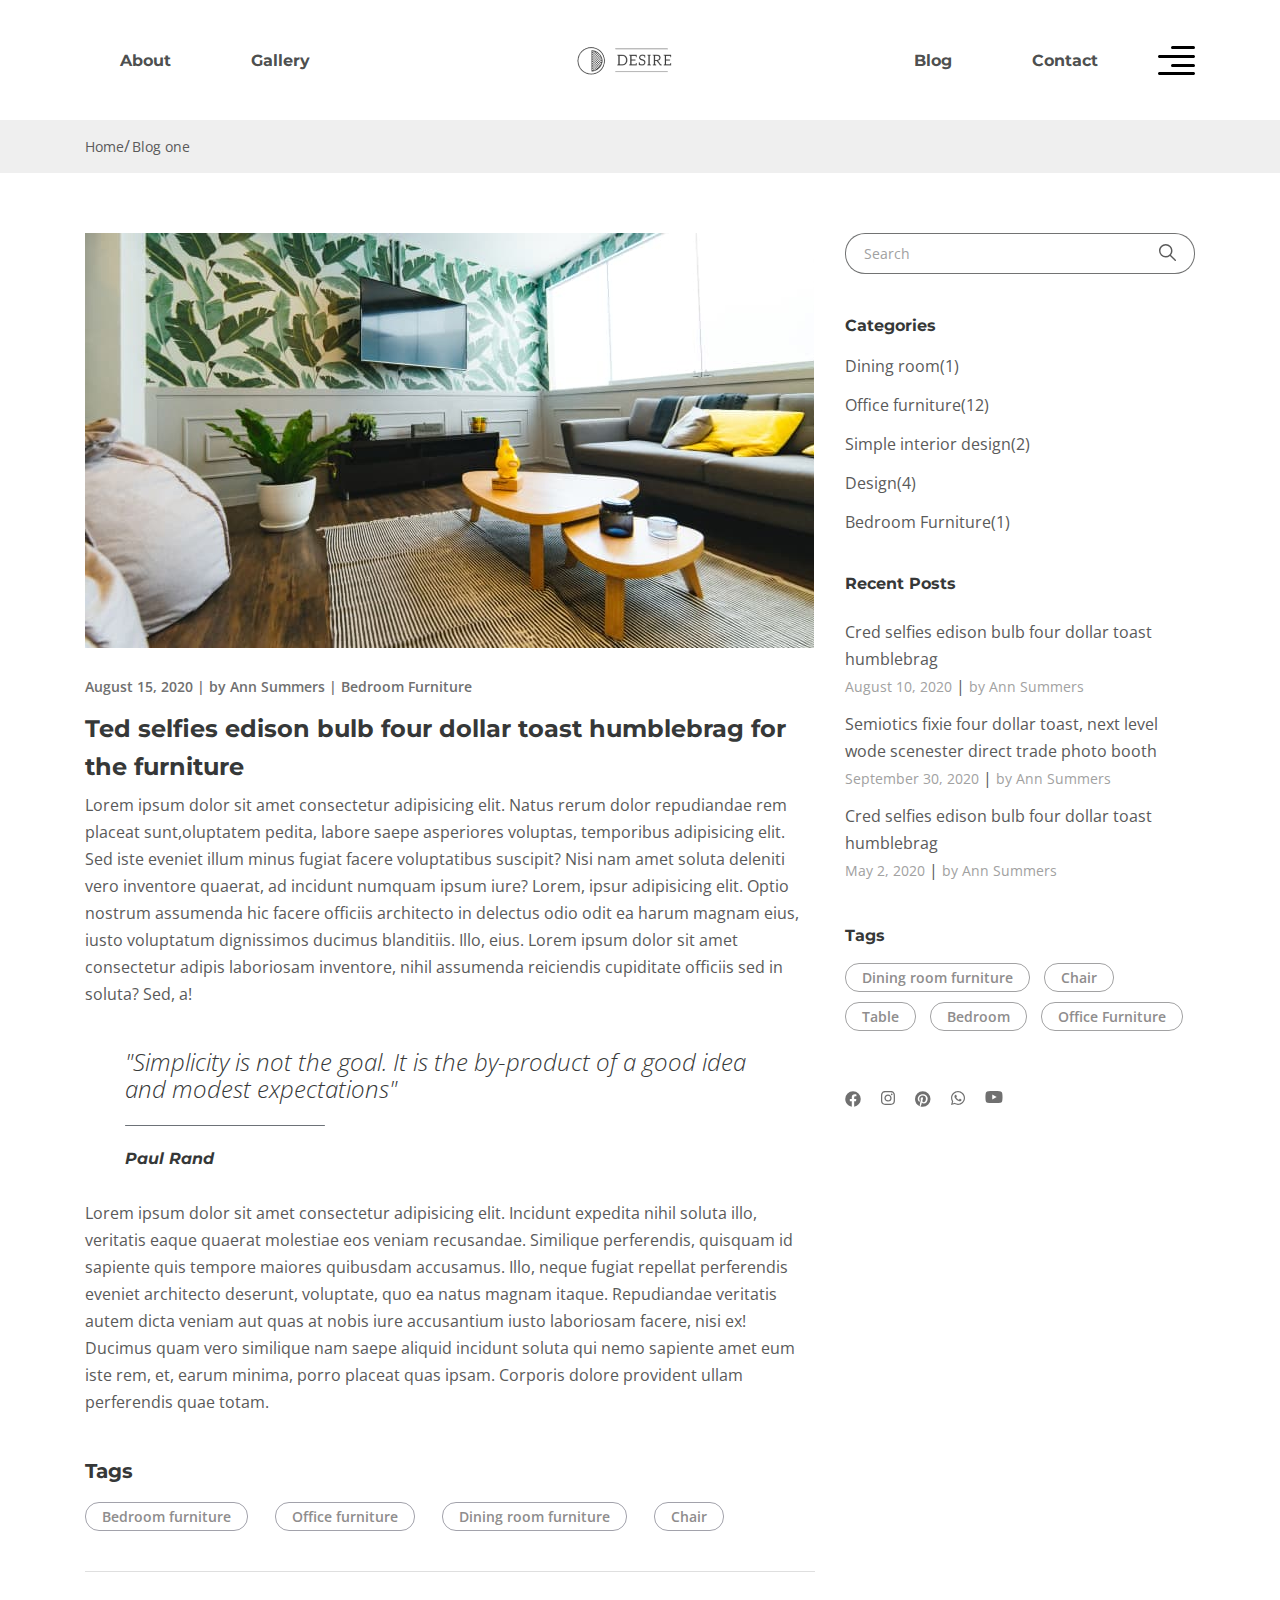
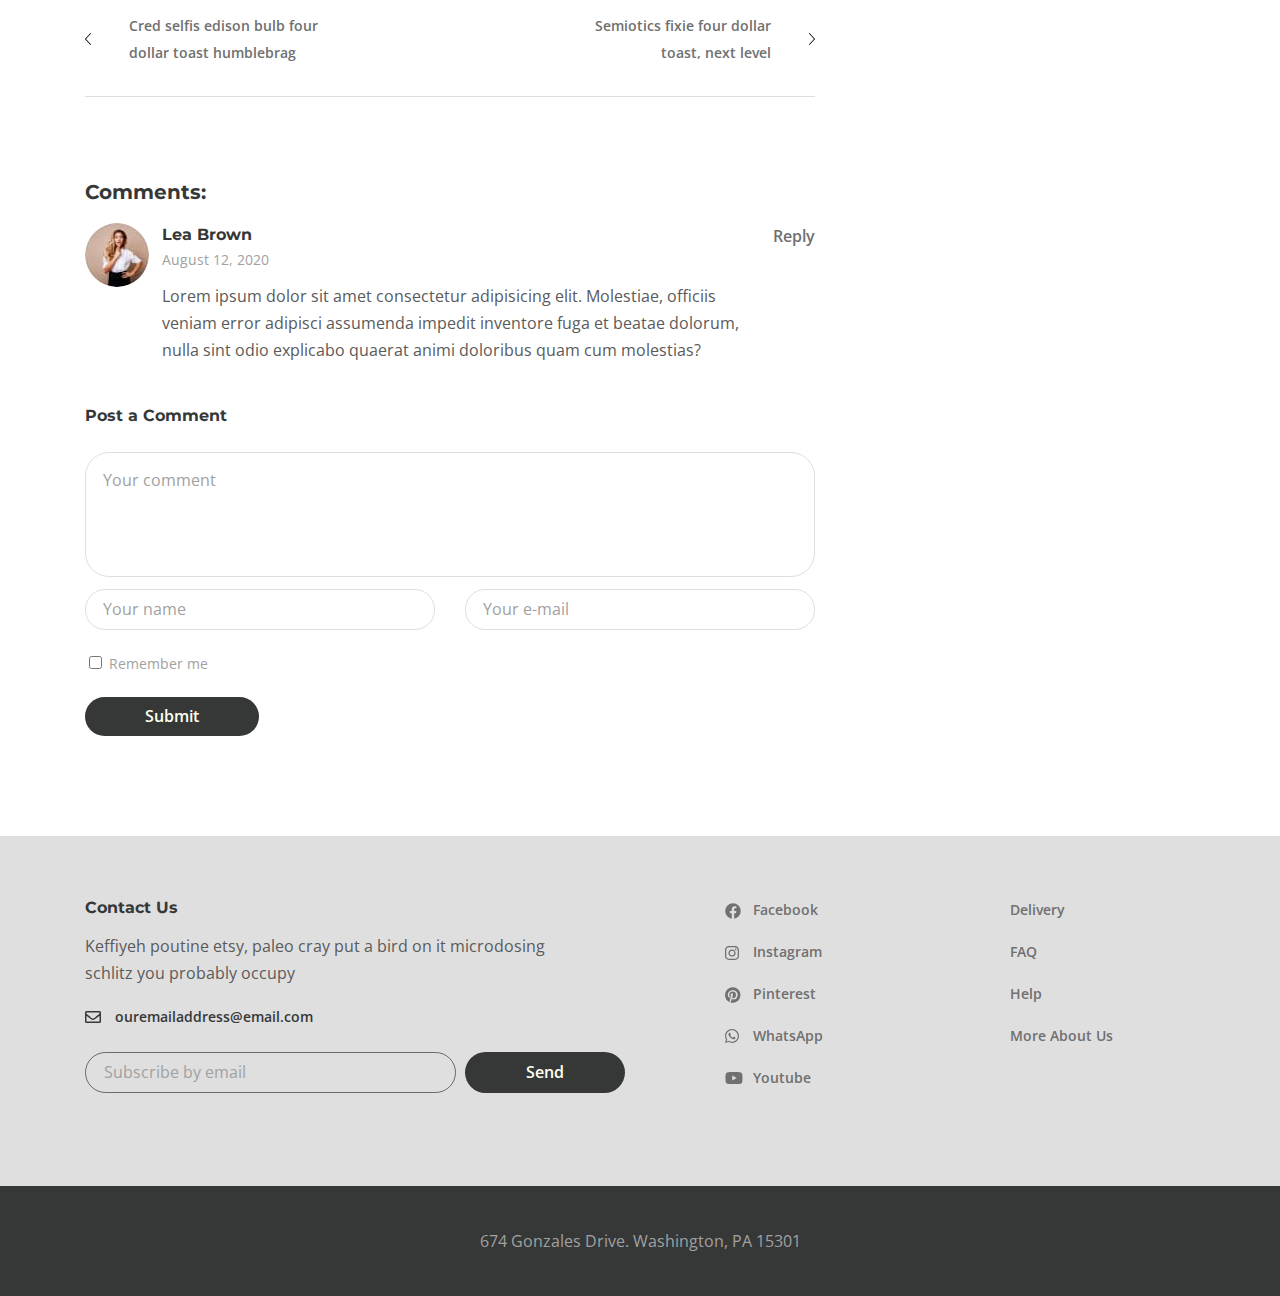
<file: blog-one.html>
<!DOCTYPE html>
<html lang="en">

<head>
  <meta charset="UTF-8">
  <meta name="viewport" content="width=device-width, initial-scale=1.0">
  <title>Document</title>
  <link rel="preconnect" href="https://fonts.gstatic.com">
  <link rel="preconnect" href="https://fonts.gstatic.com">
  <link rel="preconnect" href="//ajax.googleapis.com" crossorigin>
<link href="https://fonts.googleapis.com/css2?family=Montserrat:wght@700&family=Open+Sans:wght@400;600&display=swap" rel="stylesheet">
<link rel="icon" type="image/x-icon" href="favicon.ico">
  <link rel="stylesheet" href="css/style.min.css">
</head>

<body>
  <div class="wrapper">
  <header class="header">
    <div class="container">
      <div class="header__inner">
        <nav class="menu">
          <ul class="menu__list">
            <li class="menu__list-item">
              <a class="menu__list-link" href="about.html">About</a>
            </li>
            <li class="menu__list-item">
              <a class="menu__list-link" href="gallery.html">Gallery</a>
            </li>
          </ul>
        </nav>
        <a href="#" class="logo">
          <img src="images/logo.png" alt="logo">
        </a>
        <nav class="menu">
          <ul class="menu__list">
            <li class="menu__list-item">
              <a class="menu__list-link" href="blog.html">Blog</a>
            </li>
            <li class="menu__list-item">
              <a class="menu__list-link" href="contact.html">Contact</a>
            </li>
          </ul>
        </nav>
        <button class="header__btn-menu">
          <span></span>
          <span></span>
          <span></span>
        </button>
        <button class="header__btn">
          <img src="images/icon_menu.svg" alt="icon menu">
        </button>
        <div class="rightside-menu rightside-menu--close">
          <button class="rightside-menu__close">
            <img src="images/close.svg" alt="close">
          </button>
          <div class="rightside-menu__content">
            <a class="rightside-menu__logo" href="#">
              <img src="images/logo-big.png" alt="big logo">
            </a>
            <h4 class="rightside-menu__title">
              Furniture for life
            </h4>
            <p class="rightside-menu__text">
              Sustainable hot chicken skateboard, dreamcatcher meggings actually squid. Slow-carb everyday carry +1 art party microdosing, put a bird on it brooklyn
            </p>
            <img class="rightside-menu__image" src="images/rightside-img.jpg" alt="image" loading="lazy">
          </div>
        </div>
      </div>
    </div>
  </header>

    <main class="main">
      <div class="breadcrumbs">
        <div class="container">
          <ul class="breadcrumbs__list">
            <li class="breadcrumbs__item">
              <a class="breadcrumbs__link" href="index.html">Home</a>
            </li>
            <li class="breadcrumbs__item">
              <a class="breadcrumbs__link" href="blog-one.html">Blog one</a>
            </li>
          </ul>
        </div>
      </div>

      <section class="blog blog-one">
        <div class="container">
          <div class="blog__inner">
        <div class="blog__items">
          <div class="blog__item blog-one__item">
            <img class="blog__item-img" src="images/blog/1.jpg" alt="image" loading="lazy">
            <div class="blog__item-info">
              <span class="blog__item-date">August 15, 2020</span> | 
              <a class="blog__item-author" href="#">by Ann Summers</a> | 
              <a class="blog__item-theme" href="#">Bedroom Furniture</a>
            </div>
            <a class="blog__item-link" href="#">
            <h3 class="blog__item-title">Ted selfies edison bulb four dollar toast humblebrag for the furniture</h3>
            </a>
            <div class="blog__one-text">
              <p>
                Lorem ipsum dolor sit amet consectetur adipisicing elit. Natus rerum dolor repudiandae rem placeat sunt,oluptatem pedita, labore saepe asperiores voluptas, temporibus adipisicing elit. Sed iste eveniet illum minus fugiat facere voluptatibus suscipit?
            Nisi nam amet soluta deleniti vero inventore quaerat, ad incidunt numquam ipsum iure?
            Lorem, ipsur adipisicing elit. Optio nostrum assumenda hic facere officiis architecto in delectus odio odit ea harum magnam eius, iusto voluptatum dignissimos ducimus blanditiis. Illo, eius.
            Lorem ipsum dolor sit amet consectetur adipis laboriosam inventore, nihil assumenda reiciendis cupiditate officiis sed in soluta? Sed, a!
              </p>
              <blockquote>
                "Simplicity is not the goal. It is the by-product of a good idea and modest expectations"
                <div class="blog__blockquote-author">Paul Rand</div>
              </blockquote>
              <p>
                Lorem ipsum dolor sit amet consectetur adipisicing elit. Incidunt expedita nihil soluta illo, veritatis eaque quaerat molestiae eos veniam recusandae. Similique perferendis, quisquam id sapiente quis tempore maiores quibusdam accusamus.
                Illo, neque fugiat repellat perferendis eveniet architecto deserunt, voluptate, quo ea natus magnam itaque. Repudiandae veritatis autem dicta veniam aut quas at nobis iure accusantium iusto laboriosam facere, nisi ex!
                Ducimus quam vero similique nam saepe aliquid incidunt soluta qui nemo sapiente amet eum iste rem, et, earum minima, porro placeat quas ipsam. Corporis dolore provident ullam perferendis quae totam.
              </p>
            </div>
            <div class="blog-one__tags">
              <h4 class="blog-one__tags-title">Tags</h4>
              <a class="blog-one__tags-link" href="#">Bedroom furniture</a>
              <a class="blog-one__tags-link" href="#">Office furniture</a>
              <a class="blog-one__tags-link" href="#">Dining room furniture</a>
              <a class="blog-one__tags-link" href="#">Chair</a>
            </div>
            <div class="blog-one__links">
              <a class="blog-one__link blog-one__link-prev" href="#">
                <span>Cred selfis edison bulb four dollar toast humblebrag</span>
              </a>
              <a class="blog-one__link blog-one__link-next" href="#">
               <span>Semiotics fixie four dollar toast, next level</span>
              </a>
            </div>
          </div>
            <div class="blog-one__comments">
              <h4 class="blog-one__comments-title">Comments:</h4>
              <div class="blog-one__comments-item">
                <img class="blog-one__comments-avatar" src="images/content/avatar.jpg" alt="avatar">
                <div class="blog-one__comments-info">
                  <p class="blog-one__comment-name">Lea Brown</p>
                  <p class="blog-one__comment-date">August 12, 2020</p>
                  <p class="blog-one__comment-text">
                    Lorem ipsum dolor sit amet consectetur adipisicing elit. Molestiae, officiis veniam error adipisci assumenda impedit inventore fuga et beatae dolorum, nulla sint odio explicabo quaerat animi doloribus quam cum molestias?
                  </p>
                </div>
                <button class="blog-one__reply">Reply</button>
              </div>
            </div>
            <form class="blog-one__form">
              <h4 class="blog-one__form-title">Post a Comment</h4>
              <textarea class="blog-one__form-textarea" placeholder="Your comment"></textarea>
              <input class="blog-one__form-input" placeholder="Your name" type="text">
              <input class="blog-one__form-input" placeholder="Your e-mail" type="email">
              <label class="blog-one__form-label">
                <input class="blog-one__form-labelinput" type="checkbox">
                Remember me
              </label>
              <button class="blog-one__form-btn" type="submit">Submit</button>
            </form>
        </div>
        <aside class="aside">

          <form class="aside__form">
            <input class="aside__search-input" type="text" placeholder="Search">
            <button class="aside__search-btn" type="submit">
              <img src="images/search-icon.svg" alt="search icon">
            </button>
          </form>
          
          <div class="blog__category">
            <h6 class="blog__category-title">Categories</h6>
            <ul class="blog__category-list">
              <li class="blog__category-item">
                <a class="blog__category-link" href="#">Dining room(1)</a>
              </li>
              <li class="blog__category-item">
                <a class="blog__category-link" href="#">Office furniture(12)</a>
              </li>
              <li class="blog__category-item">
                <a class="blog__category-link" href="#">Simple interior design(2)</a>
              </li>
              <li class="blog__category-item">
                <a class="blog__category-link" href="#">Design(4)</a>
              </li>
              <li class="blog__category-item">
                <a class="blog__category-link" href="#">Bedroom Furniture(1)</a>
              </li>
            </ul>
          </div>
          <div class="recent-posts">
            <h6 class="recent-posts__title">Recent Posts</h6>
            <ul class="recent-posts__list">
              <li class="recent-posts__item">
                <a class="recent-posts__item-title" href="#">Cred selfies edison bulb four dollar toast humblebrag</a>
                <span class="recent-posts__date">August 10, 2020</span> | 
                <a class="recent-posts__author" href="#">by Ann Summers</a>
              </li>
              <li class="recent-posts__item">
                <a class="recent-posts__item-title" href="#">Semiotics fixie four dollar toast, next level wode scenester direct trade photo booth</a>
                <span class="recent-posts__date">September 30, 2020</span> | 
                <a class="recent-posts__author" href="#">by Ann Summers</a>
              </li>
              <li class="recent-posts__item">
                <a class="recent-posts__item-title" href="#">Cred selfies edison bulb four dollar toast humblebrag</a>
                <span class="recent-posts__date">May 2, 2020</span> | 
                <a class="recent-posts__author" href="#">by Ann Summers</a>
              </li>
            </ul>
          </div>
          <div class="blog__tags">
            <h6 class="blog__tags-title">Tags</h6>
            <a class="blog__tags-link" href="#">Dining room furniture</a>
            <a class="blog__tags-link" href="#">Chair</a>
            <a class="blog__tags-link" href="#">Table</a>
            <a class="blog__tags-link" href="#">Bedroom</a>
            <a class="blog__tags-link" href="#">Office Furniture</a>
          </div>
          <ul class="blog__social">
            <li class="blog__social-item">
              <a class="blog__social-link" href="#">
              <img class="blog__social-img" src="images/facebook.svg" alt="facebook">
              </a>
            </li>
            <li class="blog__social-item">
              <a class="blog__social-link" href="#">
              <img class="blog__social-img" src="images/instagram.svg" alt="instagram">
              </a>
            </li>
            <li class="blog__social-item">
              <a class="blog__social-link" href="#">
              <img class="blog__social-img" src="images/pinterest.svg" alt="pinterest">
              </a>
            </li>

            <li class="blog__social-item">
              <a class="blog__social-link" href="#">
              <img class="blog__social-img" src="images/whatsapp.svg" alt="whatsapp">
              </a>
            </li>
            <li class="blog__social-item">
              <a class="blog__social-link" href="#">
              <img class="blog__social-img" src="images/youtube.svg" alt="youtube">
              </a>
            </li>
          </ul>
        </aside>
      </div>
    </div>
      </section>

    </main>

    <footer class="footer">
      <div class="footer__content">
        <div class="container">
          <div class="footer__inner">
            <div class="footer__info">
              <h6 class="footer__info-title">
                Contact Us
              </h6>
              <p class="footer__info-text">
                Keffiyeh poutine etsy, paleo cray put a bird on it microdosing schlitz you
                probably occupy
              </p>
              <a class="info-email" href="mailto:ouremailaddress@email.com">
                ouremailaddress@email.com
              </a>
              <form class="footer__form">
                <input class="footer__form-input" type="email" placeholder="Subscribe by email">
                <button class="footer__form-button" type="submit">Send</button>
              </form>
            </div>
            <ul class="footer__social">
              <li class="footer__social-item">
                <a class="footer__social-link footer__social-link--facebook" href="#">Facebook</a>
              </li>
              <li class="footer__social-item">
                <a class="footer__social-link footer__social-link--instagram" href="#">Instagram</a>
              </li>
              <li class="footer__social-item">
                <a class="footer__social-link footer__social-link--pinterest" href="#">Pinterest</a>
              </li>
              <li class="footer__social-item">
                <a class="footer__social-link footer__social-link--whatsapp" href="#">WhatsApp</a>
              </li>
              <li class="footer__social-item">
                <a class="footer__social-link footer__social-link--youtube" href="#">Youtube</a>
              </li>
            </ul>
            <nav class="footer__menu">
              <ul class="footer__menu-list">
                <li class="footer__menu-item">
                  <a class="footer__menu-link" href="#">Delivery</a>
                </li>
                <li class="footer__menu-item">
                  <a class="footer__menu-link" href="#">FAQ</a>
                </li>
                <li class="footer__menu-item">
                  <a class="footer__menu-link" href="#">Help</a>
                </li>
                <li class="footer__menu-item">
                  <a class="footer__menu-link" href="#">More About Us</a>
                </li>
              </ul>
            </nav>
          </div>
        </div>
      </div>
      <div class="footer__copyright">
        <div class="container">
          <p>674 Gonzales Drive. Washington, PA 15301</p>
        </div>
      </div>
    </footer>
  </div>
  <script src="js/main.min.js" async></script>
</body>

</html>
</file>
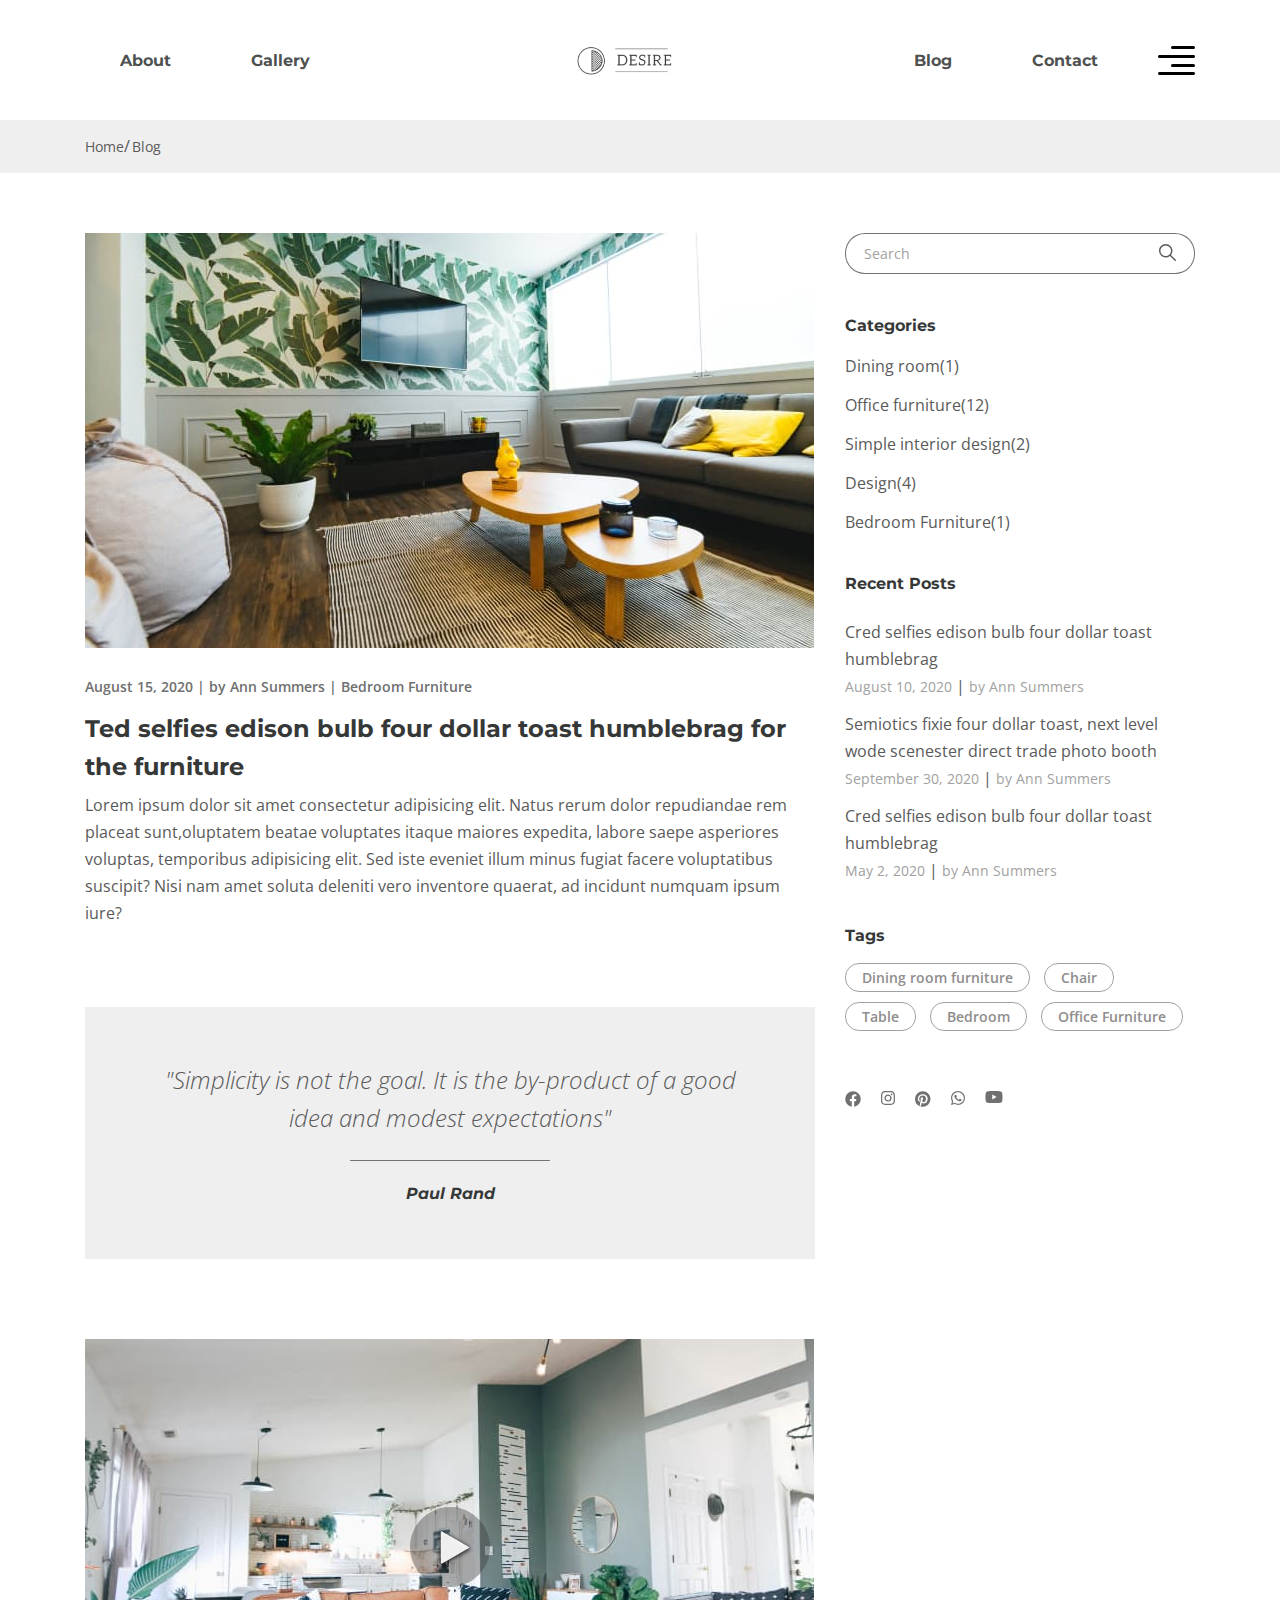
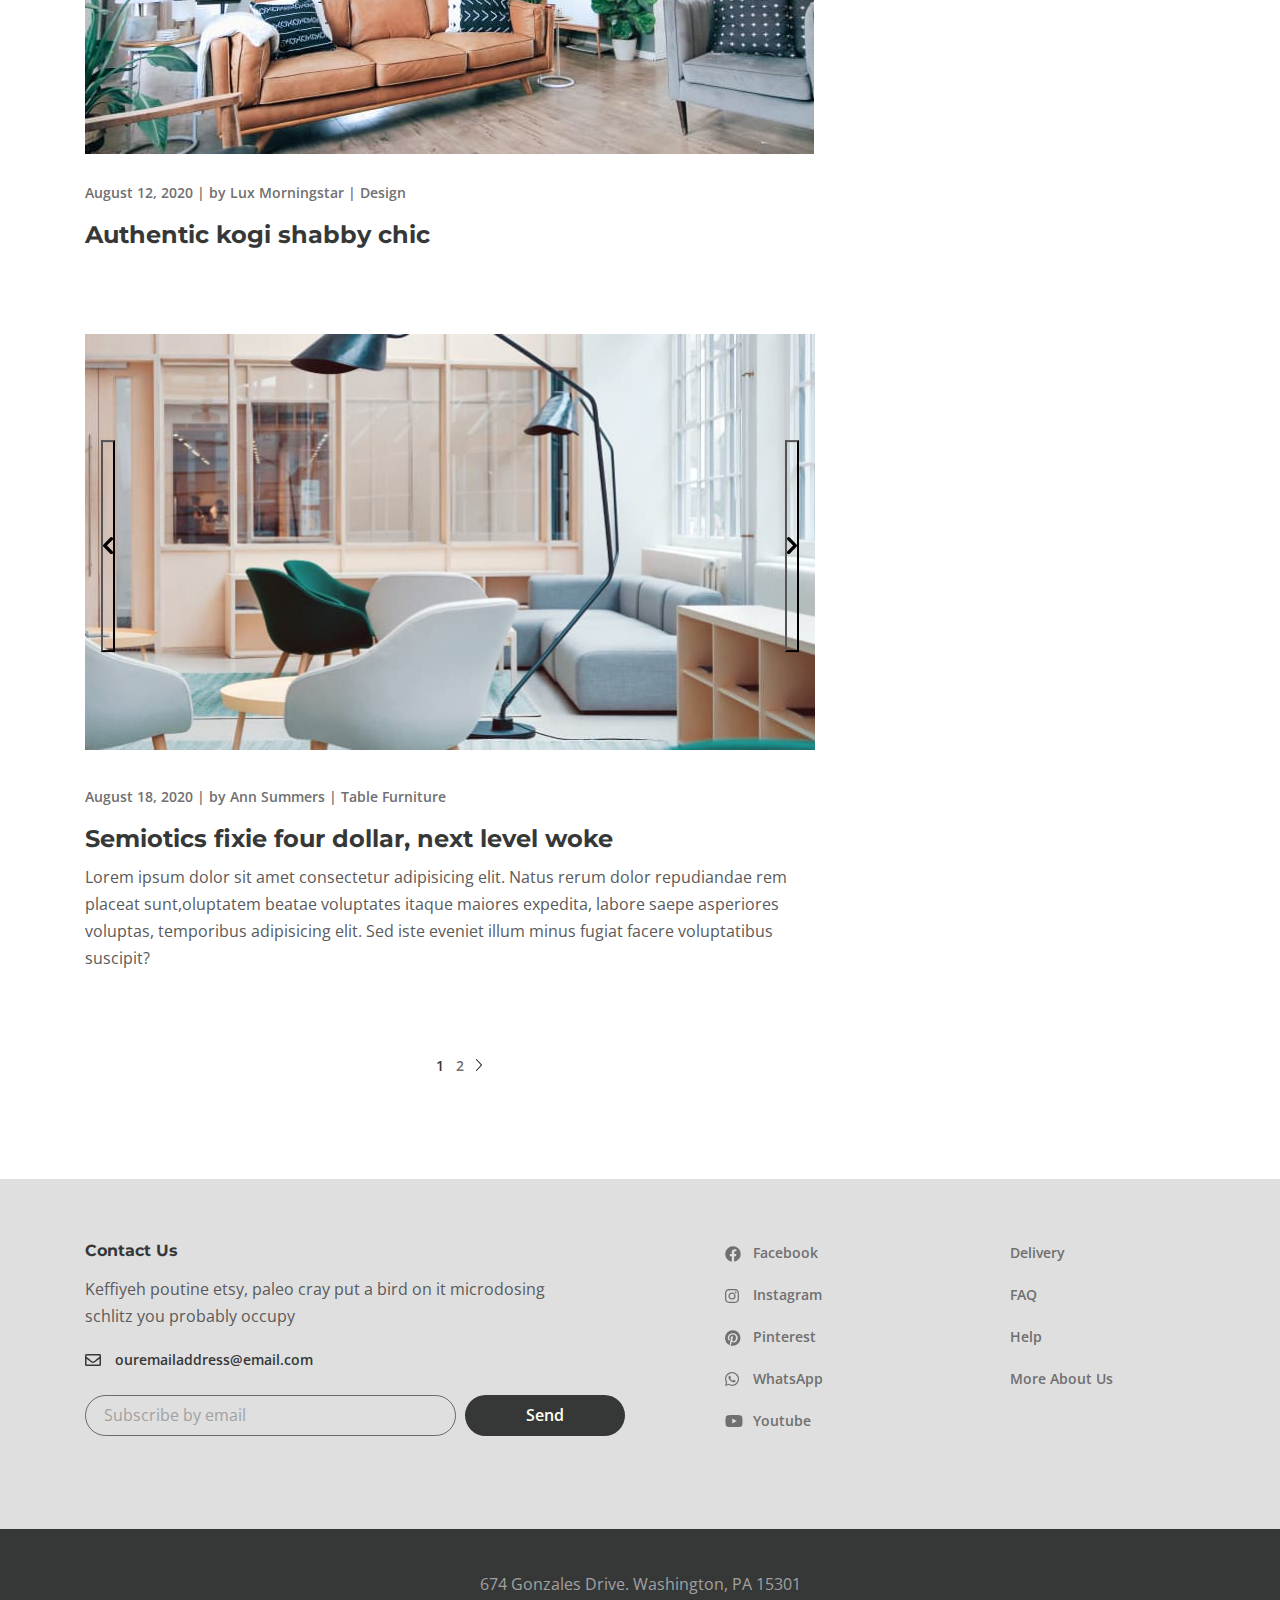
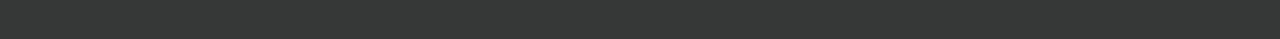
<file: blog.html>
<!DOCTYPE html>
<html lang="en">

<head>
  <meta charset="UTF-8">
  <meta name="viewport" content="width=device-width, initial-scale=1.0">
  <title>Desire</title>
  <link rel="preconnect" href="https://fonts.gstatic.com">
  <link rel="preconnect" href="https://fonts.gstatic.com">
  <link rel="preconnect" href="//ajax.googleapis.com" crossorigin>
  <link href="https://fonts.googleapis.com/css2?family=Montserrat:wght@700&family=Open+Sans:ital,wght@0,400;0,600;1,300&display=swap" rel="stylesheet">
  <link rel="icon" type="image/x-icon" href="favicon.ico">
  <link rel="stylesheet" href="css/style.min.css">
</head>

<body>
  <div class="wrapper">
  <header class="header">
    <div class="container">
      <div class="header__inner">
        <nav class="menu">
          <ul class="menu__list">
            <li class="menu__list-item">
              <a class="menu__list-link" href="about.html">About</a>
            </li>
            <li class="menu__list-item">
              <a class="menu__list-link" href="gallery.html">Gallery</a>
            </li>
          </ul>
        </nav>
        <a href="#" class="logo">
          <img src="images/logo.png" alt="logo">
        </a>
        <nav class="menu">
          <ul class="menu__list">
            <li class="menu__list-item">
              <a class="menu__list-link" href="blog.html">Blog</a>
            </li>
            <li class="menu__list-item">
              <a class="menu__list-link" href="contact.html">Contact</a>
            </li>
          </ul>
        </nav>
        <button class="header__btn-menu">
          <span></span>
          <span></span>
          <span></span>
        </button>
        <button class="header__btn">
          <img src="images/icon_menu.svg" alt="icon menu">
        </button>
        <div class="rightside-menu rightside-menu--close">
          <button class="rightside-menu__close">
            <img src="images/close.svg" alt="close">
          </button>
          <div class="rightside-menu__content">
            <a class="rightside-menu__logo" href="#">
              <img src="images/logo-big.png" alt="big logo">
            </a>
            <h4 class="rightside-menu__title">
              Furniture for life
            </h4>
            <p class="rightside-menu__text">
              Sustainable hot chicken skateboard, dreamcatcher meggings actually squid. Slow-carb everyday carry +1 art party microdosing, put a bird on it brooklyn
            </p>
            <img class="rightside-menu__image" src="images/rightside-img.jpg" alt="image" loading="lazy">
          </div>
        </div>
      </div>
    </div>
  </header>

    <main class="main">
      <div class="breadcrumbs">
        <div class="container">
          <ul class="breadcrumbs__list">
            <li class="breadcrumbs__item">
              <a class="breadcrumbs__link" href="index.html">Home</a>
            </li>
            <li class="breadcrumbs__item">
              <a class="breadcrumbs__link" href="blog.html">Blog</a>
            </li>
          </ul>
        </div>
      </div>

      <section class="blog">
        <div class="container">
          <div class="blog__inner">
        <div class="blog__items">
          <div class="blog__item">
            <img class="blog__item-img" src="images/blog/1.jpg" alt="image">
            <div class="blog__item-info">
              <span class="blog__item-date">August 15, 2020</span> | 
              <a class="blog__item-author" href="#">by Ann Summers</a> | 
              <a class="blog__item-theme" href="blog-one.html">Bedroom Furniture</a>
            </div>
            <a class="blog__item-link" href="#">
            <h3 class="blog__item-title">Ted selfies edison bulb four dollar toast humblebrag for the furniture</h3>
            </a>
            <p class="blog__item-text">Lorem ipsum dolor sit amet consectetur adipisicing elit. Natus rerum dolor repudiandae rem placeat sunt,oluptatem beatae voluptates itaque maiores expedita, labore saepe asperiores voluptas, temporibus adipisicing elit. Sed iste eveniet illum minus fugiat facere voluptatibus suscipit?
            Nisi nam amet soluta deleniti vero inventore quaerat, ad incidunt numquam ipsum iure?</p>
          </div>

          <blockquote class="blog__blockquote">
          "Simplicity is not the goal. It is the by-product of a good idea and modest expectations"
          <div class="blog__blockquote-author">Paul Rand</div>
          </blockquote>

          <div class="blog__item article-popup">
            <div class="article-popup__box">
            <img class="blog__item-img" src="images/blog/2.jpg" alt="image" loading="lazy">
            <a class="blog__item-popup" data-fancybox href="https://youtu.be/EacLcl_h2po">
              <img class="blog__item-play" src="images/play-button.svg" alt="play button">
            </a>
          </div>
          <div class="blog__item-info">
            <span class="blog__item-date">August 12, 2020</span> | 
            <a class="blog__item-author" href="#">by Lux Morningstar</a> | 
            <a class="blog__item-theme" href="#">Design</a>
          </div>
          <a class="blog__item-link" href="blog-one.html">
          <h3 class="blog__item-title">Authentic kogi shabby chic</h3>
          </a>
          </div>

          <div class="blog__item article-slider">
            <div class="article-slider__box">
              <img class="article-slider__img" src="images/blog/3.jpg" alt="image" loading="lazy">
              <img class="article-slider__img" src="images/blog/2.jpg" alt="image" loading="lazy">
              <img class="article-slider__img" src="images/blog/1.jpg" alt="image" loading="lazy">
            </div>
            <div class="blog__item-info">
              <span class="blog__item-date">August 18, 2020</span> | 
              <a class="blog__item-author" href="#">by Ann Summers</a> | 
              <a class="blog__item-theme" href="#">Table Furniture</a>
            </div>
            <a class="blog__item-link" href="#">
            <h3 class="blog__item-title">Semiotics fixie four dollar, next level woke</h3>
            </a>
            <p class="blog__item-text">Lorem ipsum dolor sit amet consectetur adipisicing elit. Natus rerum dolor repudiandae rem placeat sunt,oluptatem beatae voluptates itaque maiores expedita, labore saepe asperiores voluptas, temporibus adipisicing elit. Sed iste eveniet illum minus fugiat facere voluptatibus suscipit?</p>
          </div>

          <div class="pagination">
              <a class="pagination__arrow pagination__arrow--disabled" href="#">
                <img class="pagination__arrow-icon" src="images/arrow-left.svg" alt="arrow icon">
              </a>
            <ul class="pagination__list">
              <li class="pagination__list-item">
                <a class="pagination__list-num pagination__list-num--active" href="#">1</a>
              </li>
              <li class="pagination__list-item">
                <a class="pagination__list-num" href="#">2</a>
              </li>
            </ul>
              <a class="pagination__arrow" href="#">
                <img class="pagination__arrow-icon" src="images/arrow-right.svg" alt="arrow icon">
              </a>
          </div>

          </div>

        <aside class="aside">

          <form class="aside__form">
            <input class="aside__search-input" type="text" placeholder="Search">
            <button class="aside__search-btn" type="submit">
              <img src="images/search-icon.svg" alt="search icon">
            </button>
          </form>
          
          <div class="blog__category">
            <h6 class="blog__category-title">Categories</h6>
            <ul class="blog__category-list">
              <li class="blog__category-item">
                <a class="blog__category-link" href="#">Dining room(1)</a>
              </li>
              <li class="blog__category-item">
                <a class="blog__category-link" href="#">Office furniture(12)</a>
              </li>
              <li class="blog__category-item">
                <a class="blog__category-link" href="#">Simple interior design(2)</a>
              </li>
              <li class="blog__category-item">
                <a class="blog__category-link" href="#">Design(4)</a>
              </li>
              <li class="blog__category-item">
                <a class="blog__category-link" href="#">Bedroom Furniture(1)</a>
              </li>
            </ul>
          </div>
          <div class="recent-posts">
            <h6 class="recent-posts__title">Recent Posts</h6>
            <ul class="recent-posts__list">
              <li class="recent-posts__item">
                <a class="recent-posts__item-title" href="#">Cred selfies edison bulb four dollar toast humblebrag</a>
                <span class="recent-posts__date">August 10, 2020</span> | 
                <a class="recent-posts__author" href="#">by Ann Summers</a>
              </li>
              <li class="recent-posts__item">
                <a class="recent-posts__item-title" href="#">Semiotics fixie four dollar toast, next level wode scenester direct trade photo booth</a>
                <span class="recent-posts__date">September 30, 2020</span> | 
                <a class="recent-posts__author" href="#">by Ann Summers</a>
              </li>
              <li class="recent-posts__item">
                <a class="recent-posts__item-title" href="#">Cred selfies edison bulb four dollar toast humblebrag</a>
                <span class="recent-posts__date">May 2, 2020</span> | 
                <a class="recent-posts__author" href="#">by Ann Summers</a>
              </li>
            </ul>
          </div>
          <div class="blog__tags">
            <h6 class="blog__tags-title">Tags</h6>
            <a class="blog__tags-link" href="#">Dining room furniture</a>
            <a class="blog__tags-link" href="#">Chair</a>
            <a class="blog__tags-link" href="#">Table</a>
            <a class="blog__tags-link" href="#">Bedroom</a>
            <a class="blog__tags-link" href="#">Office Furniture</a>
          </div>
          <ul class="blog__social">
            <li class="blog__social-item">
              <a class="blog__social-link" href="#">
              <img class="blog__social-img" src="images/facebook.svg" alt="facebook">
              </a>
            </li>
            <li class="blog__social-item">
              <a class="blog__social-link" href="#">
              <img class="blog__social-img" src="images/instagram.svg" alt="instagram">
              </a>
            </li>
            <li class="blog__social-item">
              <a class="blog__social-link" href="#">
              <img class="blog__social-img" src="images/pinterest.svg" alt="pinterest">
              </a>
            </li>

            <li class="blog__social-item">
              <a class="blog__social-link" href="#">
              <img class="blog__social-img" src="images/whatsapp.svg" alt="whatsapp">
              </a>
            </li>
            <li class="blog__social-item">
              <a class="blog__social-link" href="#">
              <img class="blog__social-img" src="images/youtube.svg" alt="youtube">
              </a>
            </li>
          </ul>
        </aside>

      </div>
      </div>
    </div>
      </section>

    </main>

    <footer class="footer">
      <div class="footer__content">
        <div class="container">
          <div class="footer__inner">
            <div class="footer__info">
              <h6 class="footer__info-title">
                Contact Us
              </h6>
              <p class="footer__info-text">
                Keffiyeh poutine etsy, paleo cray put a bird on it microdosing schlitz you
                probably occupy
              </p>
              <a class="info-email" href="mailto:ouremailaddress@email.com">
                ouremailaddress@email.com
              </a>
              <form class="footer__form">
                <input class="footer__form-input" type="email" placeholder="Subscribe by email">
                <button class="footer__form-button" type="submit">Send</button>
              </form>
            </div>
            <ul class="footer__social">
              <li class="footer__social-item">
                <a class="footer__social-link footer__social-link--facebook" href="#">Facebook</a>
              </li>
              <li class="footer__social-item">
                <a class="footer__social-link footer__social-link--instagram" href="#">Instagram</a>
              </li>
              <li class="footer__social-item">
                <a class="footer__social-link footer__social-link--pinterest" href="#">Pinterest</a>
              </li>
              <li class="footer__social-item">
                <a class="footer__social-link footer__social-link--whatsapp" href="#">WhatsApp</a>
              </li>
              <li class="footer__social-item">
                <a class="footer__social-link footer__social-link--youtube" href="#">Youtube</a>
              </li>
            </ul>
            <nav class="footer__menu">
              <ul class="footer__menu-list">
                <li class="footer__menu-item">
                  <a class="footer__menu-link" href="#">Delivery</a>
                </li>
                <li class="footer__menu-item">
                  <a class="footer__menu-link" href="#">FAQ</a>
                </li>
                <li class="footer__menu-item">
                  <a class="footer__menu-link" href="#">Help</a>
                </li>
                <li class="footer__menu-item">
                  <a class="footer__menu-link" href="#">More About Us</a>
                </li>
              </ul>
            </nav>
          </div>
        </div>
      </div>
      <div class="footer__copyright">
        <div class="container">
          <p>674 Gonzales Drive. Washington, PA 15301</p>
        </div>
      </div>
    </footer>
  </div>
  <script src="js/main.min.js" async></script>
</body>

</html>
</file>
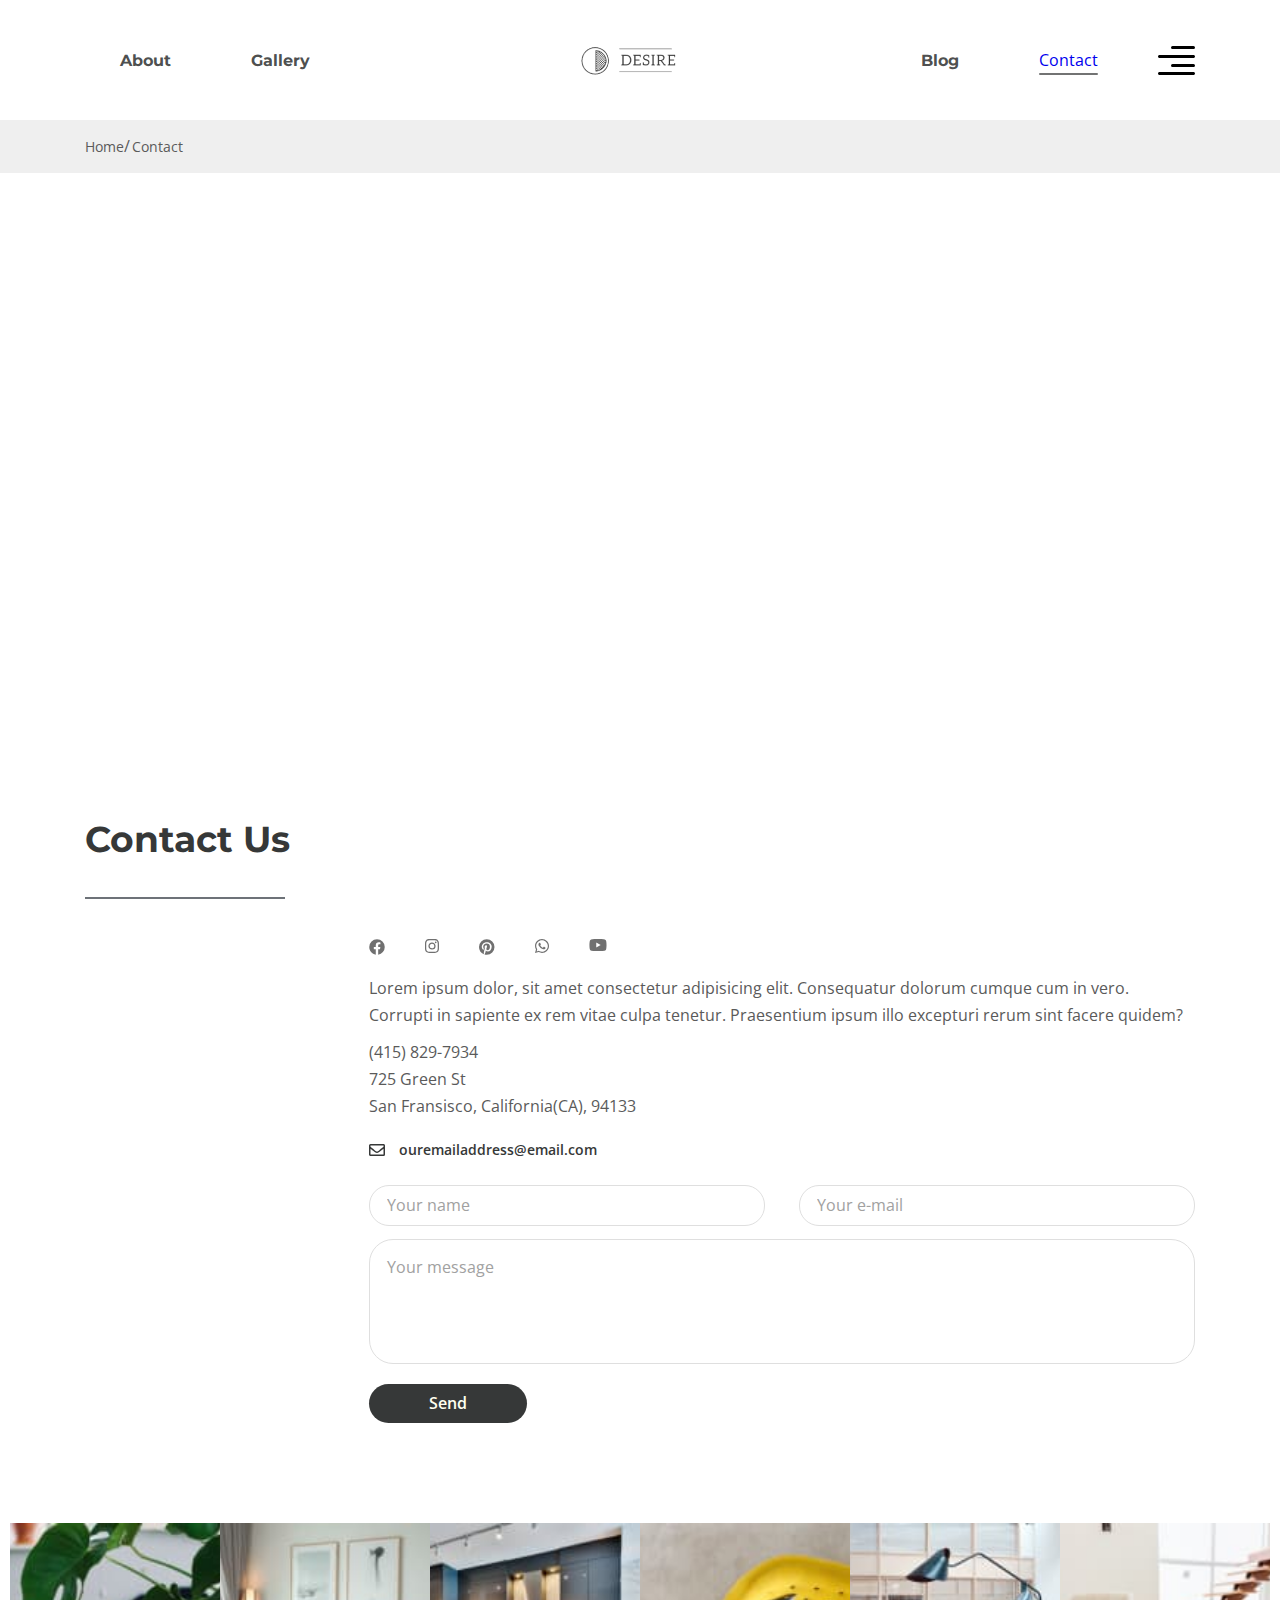
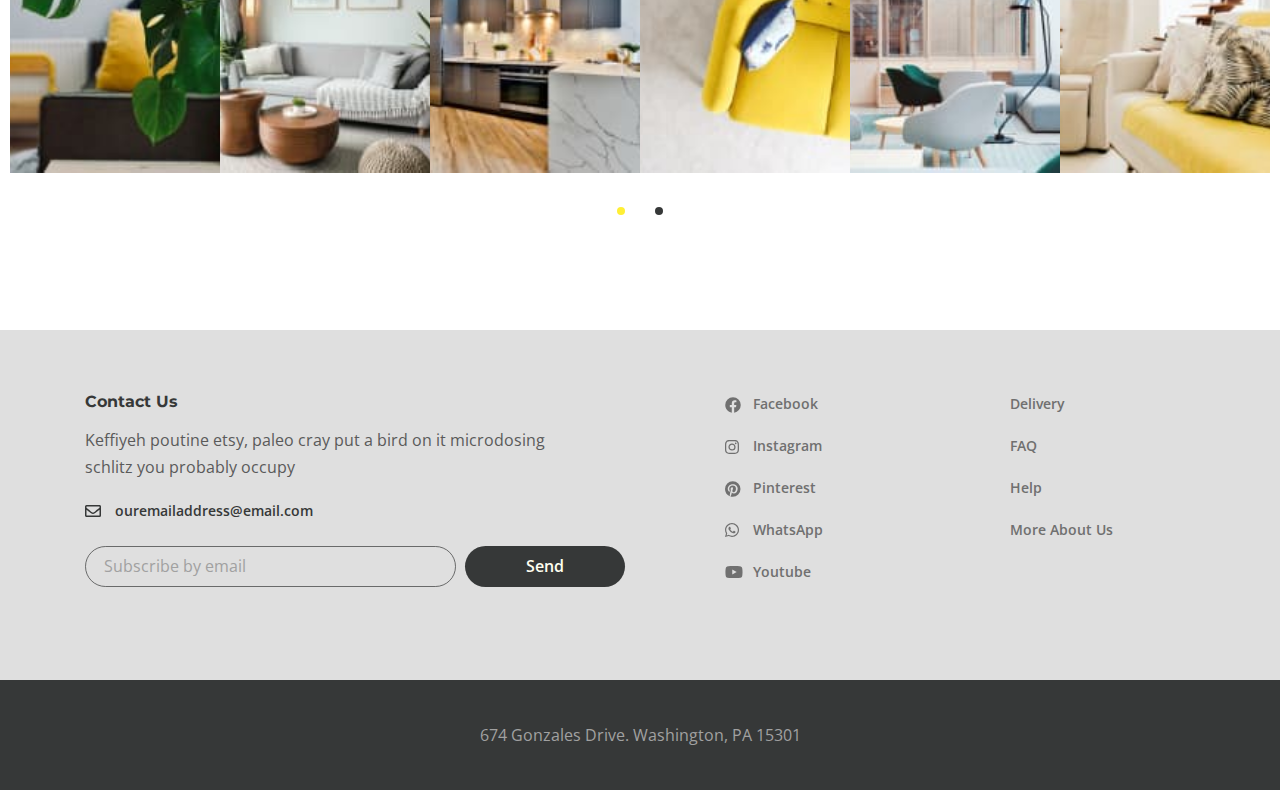
<file: contact.html>
<!DOCTYPE html>
<html lang="en">

<head>
  <meta charset="UTF-8">
  <meta name="viewport" content="width=device-width, initial-scale=1.0">
  <title>Desire</title>
  <link rel="preconnect" href="https://fonts.gstatic.com">
  <link rel="preconnect" href="https://fonts.gstatic.com">
  <link rel="preconnect" href="//ajax.googleapis.com" crossorigin>
<link href="https://fonts.googleapis.com/css2?family=Montserrat:wght@700&family=Open+Sans:wght@400;600&display=swap" rel="stylesheet">
<link rel="icon" type="image/x-icon" href="favicon.ico/">
  <link rel="stylesheet" href="css/style.min.css">
</head>

<body>
  <div class="wrapper">
  <header class="header">
    <div class="container">
      <div class="header__inner">
        <nav class="menu">
          <ul class="menu__list">
            <li class="menu__list-item">
              <a class="menu__list-link" href="about.html">About</a>
            </li>
            <li class="menu__list-item">
              <a class="menu__list-link menu__list-link" href="gallery.html">Gallery</a>
            </li>
          </ul>
        </nav>
        <a href="#" class="logo">
          <img src="images/logo.png" alt="logo">
        </a>
        <nav class="menu">
          <ul class="menu__list">
            <li class="menu__list-item">
              <a class="menu__list-link" href="blog.html">Blog</a>
            </li>
            <li class="menu__list-item">
              <a class="menu__list-link--active" href="contact.html">Contact</a>
            </li>
          </ul>
        </nav>
        <button class="header__btn-menu">
          <span></span>
          <span></span>
          <span></span>
        </button>
        <button class="header__btn">
          <img src="images/icon_menu.svg" alt="icon menu">
        </button>
        <div class="rightside-menu rightside-menu--close">
          <button class="rightside-menu__close">
            <img src="images/close.svg" alt="close">
          </button>
          <div class="rightside-menu__content">
            <a class="rightside-menu__logo" href="#">
              <img src="images/logo-big.png" alt="big logo">
            </a>
            <h4 class="rightside-menu__title">
              Furniture for life
            </h4>
            <p class="rightside-menu__text">
              Sustainable hot chicken skateboard, dreamcatcher meggings actually squid. Slow-carb everyday carry +1 art party microdosing, put a bird on it brooklyn
            </p>
            <img class="rightside-menu__image" src="images/rightside-img.jpg" alt="image">
          </div>
        </div>
      </div>
    </div>
  </header>

    <main class="main">

      <div class="breadcrumbs">
        <div class="container">
          <ul class="breadcrumbs__list">
            <li class="breadcrumbs__item">
              <a class="breadcrumbs__link" href="index.html">Home</a>
            </li>
            <li class="breadcrumbs__item">
              <a class="breadcrumbs__link" href="contact.html">Contact</a>
            </li>
          </ul>
        </div>
      </div>

      <div class="map">
        <iframe src="https://www.google.com/maps/embed?pb=!1m18!1m12!1m3!1d25217.6995887654!2d-122.43996410112403!3d37.80849251361417!2m3!1f0!2f0!3f0!3m2!1i1024!2i768!4f13.1!3m3!1m2!1s0x808580e839d7e541%3A0xf89b6220c55337a7!2zR3JlZW4gU3QsIFNhbiBGcmFuY2lzY28sIENBLCDQodCo0JA!5e0!3m2!1sru!2sru!4v1623915211875!5m2!1sru!2sru" width="100%" style="border:0;" allowfullscreen="" loading="lazy"></iframe>
      </div>

      <section class="contact">
        <div class="container">
          <h3 class="contact__title">Contact Us</h3>
          <ul class="contact__social">
            <li class="contact__social-item">
              <a class="contact__social-link" href="#">
              <img class="contact__social-img" src="images/facebook.svg" alt="facebook">
              </a>
            </li>
            <li class="contact__social-item">
              <a class="contact__social-link" href="#">
              <img class="contact__social-img" src="images/instagram.svg" alt="instagram">
              </a>
            </li>
            <li class="contact__social-item">
              <a class="contact__social-link" href="#">
              <img class="contact__social-img" src="images/pinterest.svg" alt="pinterest">
              </a>
            </li>

            <li class="contact__social-item">
              <a class="contact__social-link" href="#">
              <img class="contact__social-img" src="images/whatsapp.svg" alt="whatsapp">
              </a>
            </li>
            <li class="contact__social-item">
              <a class="contact__social-link" href="#">
              <img class="contact__social-img" src="images/youtube.svg" alt="youtube">
              </a>
            </li>
          </ul>
          <div class="contact__box">
          <p class="contact__text">Lorem ipsum dolor, sit amet consectetur adipisicing elit. Consequatur dolorum cumque cum in vero. Corrupti in sapiente ex rem vitae culpa tenetur. Praesentium ipsum illo excepturi rerum sint facere quidem?</p>
          <a class="contact__phone" href="tel:+14158297934">(415) 829-7934</a>
          <div class="contact__street">725 Green St</div>
          <div class="contact__city">San Fransisco, California(CA), 94133</div>
          <a class="info-email" href="mailto:ouremailaddress@email.com">
            ouremailaddress@email.com
          </a> 
          </div>
          <form class="contact__form">
            <input class="contact__form-input" placeholder="Your name" type="name">
            <input class="contact__form-input" placeholder="Your e-mail" type="email">
            <textarea class="contact__form-area" placeholder="Your message"></textarea>
            <button class="contact__form-btn" type="submit">Send</button>
          </form>
        </div>
      </section>
<div class="container-fluid">
      <div class="contact-slider">
        <a class="contact-slider__link" href="#">
          <img src="images/slider/10.jpg" alt="img" class="contact-slider__img">
          <p class="contact-slider__title">Truffaut literally trust</p>
        </a>
        <a class="contact-slider__link" href="#">
          <img src="images/slider/1.jpg" alt="img" class="contact-slider__img">
          <p class="contact-slider__title">Truffaut literally trust</p>
        </a>
        <a class="contact-slider__link" href="#">
          <img src="images/slider/2.jpg" alt="img" class="contact-slider__img">
          <p class="contact-slider__title">Truffaut literally trust</p>
        </a>
        <a class="contact-slider__link" href="#">
          <img src="images/slider/3.jpg" alt="img" class="contact-slider__img">
          <p class="contact-slider__title">Truffaut literally trust</p>
        </a>
        <a class="contact-slider__link" href="#">
          <img src="images/slider/4.jpg" alt="img" class="contact-slider__img">
          <p class="contact-slider__title">Truffaut literally trust</p>
        </a>
        <a class="contact-slider__link" href="#">
          <img src="images/slider/5.jpg" alt="img" class="contact-slider__img">
          <p class="contact-slider__title">Truffaut literally trust</p>
        </a>
        <a class="contact-slider__link" href="#">
          <img src="images/slider/6.jpg" alt="img" class="contact-slider__img">
          <p class="contact-slider__title">Truffaut literally trust</p>
        </a>
        <a class="contact-slider__link" href="#">
          <img src="images/slider/7.jpg" alt="img" class="contact-slider__img">
          <p class="contact-slider__title">Truffaut literally trust</p>
        </a>
        <a class="contact-slider__link" href="#">
          <img src="images/slider/8.jpg" alt="img" class="contact-slider__img">
          <p class="contact-slider__title">Truffaut literally trust</p>
        </a>
        <a class="contact-slider__link" href="#">
          <img src="images/slider/9.jpg" alt="img" class="contact-slider__img">
          <p class="contact-slider__title">Truffaut literally trust</p>
        </a>
      </div>
    </div>

    </main>

    <footer class="footer">
      <div class="footer__content">
        <div class="container">
          <div class="footer__inner">
            <div class="footer__info">
              <h6 class="footer__info-title">
                Contact Us
              </h6>
              <p class="footer__info-text">
                Keffiyeh poutine etsy, paleo cray put a bird on it microdosing schlitz you
                probably occupy
              </p>
              <a class="info-email" href="mailto:ouremailaddress@email.com">
                ouremailaddress@email.com
              </a>
              <form class="footer__form">
                <input class="footer__form-input" type="email" placeholder="Subscribe by email">
                <button class="footer__form-button" type="submit">Send</button>
              </form>
            </div>
            <ul class="footer__social">
              <li class="footer__social-item">
                <a class="footer__social-link footer__social-link--facebook" href="#">Facebook</a>
              </li>
              <li class="footer__social-item">
                <a class="footer__social-link footer__social-link--instagram" href="#">Instagram</a>
              </li>
              <li class="footer__social-item">
                <a class="footer__social-link footer__social-link--pinterest" href="#">Pinterest</a>
              </li>
              <li class="footer__social-item">
                <a class="footer__social-link footer__social-link--whatsapp" href="#">WhatsApp</a>
              </li>
              <li class="footer__social-item">
                <a class="footer__social-link footer__social-link--youtube" href="#">Youtube</a>
              </li>
            </ul>
            <nav class="footer__menu">
              <ul class="footer__menu-list">
                <li class="footer__menu-item">
                  <a class="footer__menu-link" href="#">Delivery</a>
                </li>
                <li class="footer__menu-item">
                  <a class="footer__menu-link" href="#">FAQ</a>
                </li>
                <li class="footer__menu-item">
                  <a class="footer__menu-link" href="#">Help</a>
                </li>
                <li class="footer__menu-item">
                  <a class="footer__menu-link" href="#">More About Us</a>
                </li>
              </ul>
            </nav>
          </div>
        </div>
      </div>
      <div class="footer__copyright">
        <div class="container">
          <p>674 Gonzales Drive. Washington, PA 15301</p>
        </div>
      </div>
    </footer>
  </div>
  <script src="js/main.min.js" async></script>
</body>

</html>
</file>
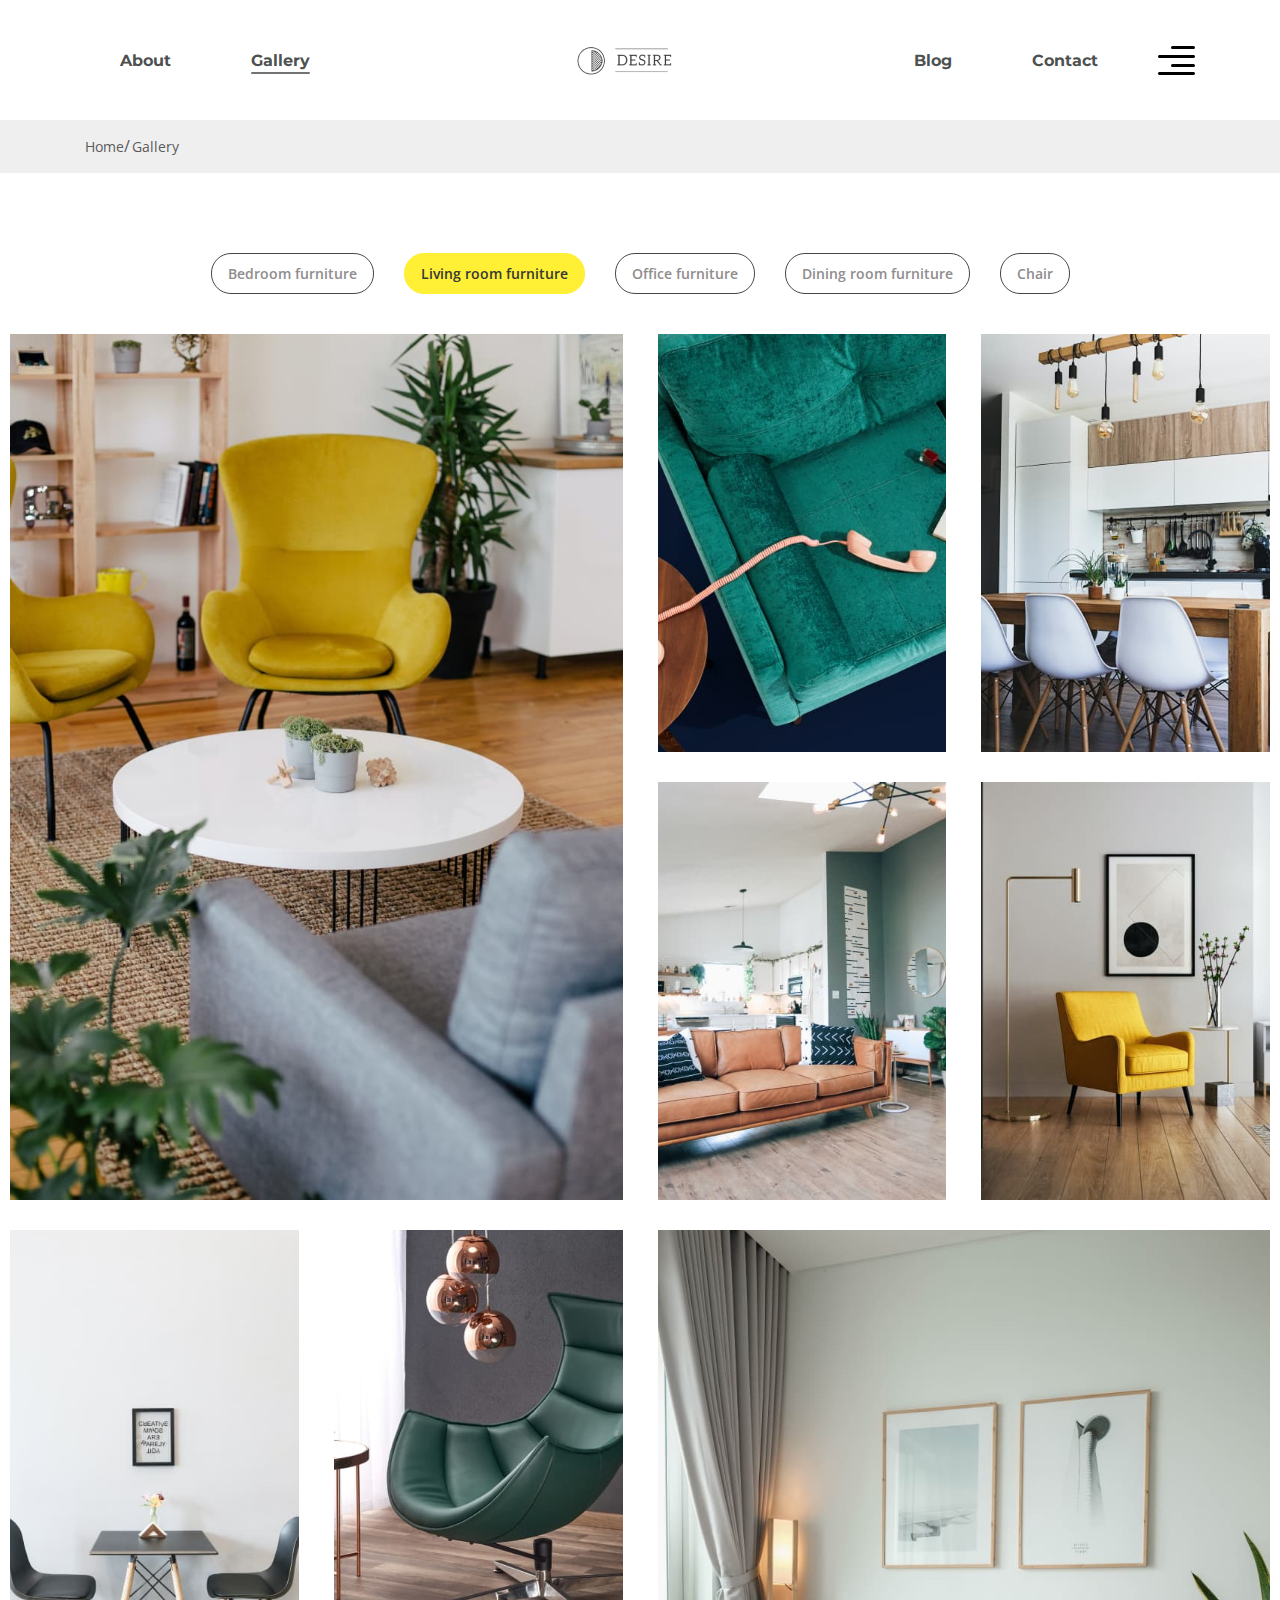
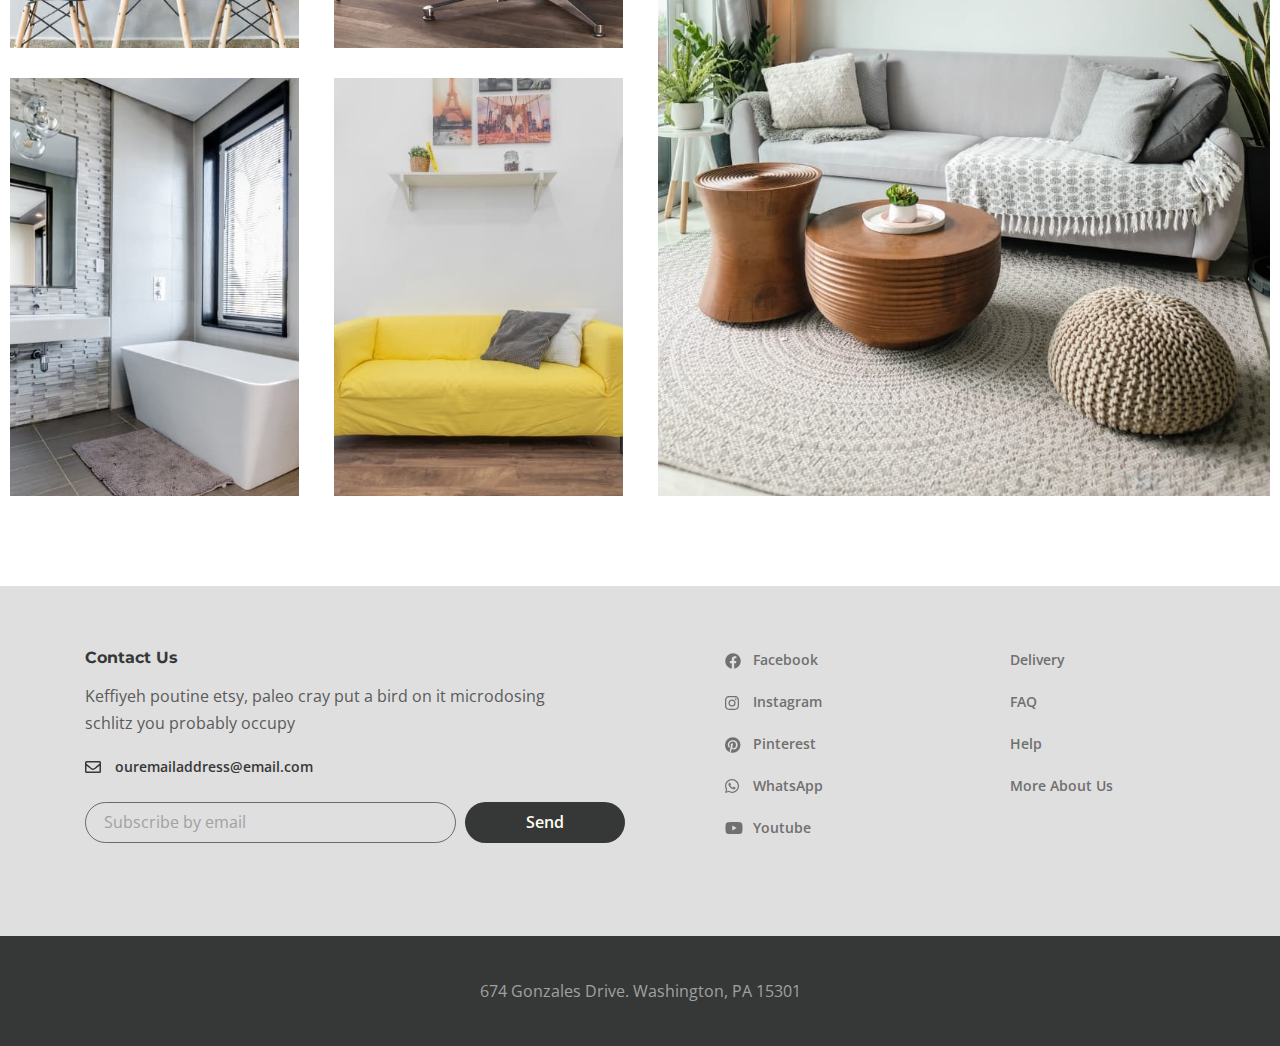
<file: gallery.html>
<!DOCTYPE html>
<html lang="en">

<head>
  <meta charset="UTF-8">
  <meta name="viewport" content="width=device-width, initial-scale=1.0">
  <title>Desire</title>
  <link rel="preconnect" href="https://fonts.gstatic.com">
  <link rel="preconnect" href="https://fonts.gstatic.com">
  <link rel="preconnect" href="//ajax.googleapis.com" crossorigin>
<link href="https://fonts.googleapis.com/css2?family=Montserrat:wght@700&family=Open+Sans:wght@400;600&display=swap" rel="stylesheet">
<link rel="stylesheet" href="favicon.ico">
  <link rel="stylesheet" href="css/style.min.css">
</head>

<body>
  <div class="wrapper">
  <header class="header">
    <div class="container">
      <div class="header__inner">
        <nav class="menu">
          <ul class="menu__list">
            <li class="menu__list-item">
              <a class="menu__list-link" href="about.html">About</a>
            </li>
            <li class="menu__list-item">
              <a class="menu__list-link menu__list-link--active" href="gallery.html">Gallery</a>
            </li>
          </ul>
        </nav>
        <a href="#" class="logo">
          <img src="images/logo.png" alt="logo">
        </a>
        <nav class="menu">
          <ul class="menu__list">
            <li class="menu__list-item">
              <a class="menu__list-link" href="blog.html">Blog</a>
            </li>
            <li class="menu__list-item">
              <a class="menu__list-link" href="contact.html">Contact</a>
            </li>
          </ul>
        </nav>
        <button class="header__btn-menu">
          <span></span>
          <span></span>
          <span></span>
        </button>
        <button class="header__btn">
          <img src="images/icon_menu.svg" alt="icon menu">
        </button>
        <div class="rightside-menu rightside-menu--close">
          <button class="rightside-menu__close">
            <img src="images/close.svg" alt="close">
          </button>
          <div class="rightside-menu__content">
            <a class="rightside-menu__logo" href="#">
              <img src="images/logo-big.png" alt="big logo">
            </a>
            <h4 class="rightside-menu__title">
              Furniture for life
            </h4>
            <p class="rightside-menu__text">
              Sustainable hot chicken skateboard, dreamcatcher meggings actually squid. Slow-carb everyday carry +1 art party microdosing, put a bird on it brooklyn
            </p>
            <img class="rightside-menu__image" src="images/rightside-img.jpg" alt="image" loading="lazy">
          </div>
        </div>
      </div>
    </div>
  </header>

    <main class="main">

      <div class="breadcrumbs">
        <div class="container">
          <ul class="breadcrumbs__list">
            <li class="breadcrumbs__item">
              <a class="breadcrumbs__link" href="index.html">Home</a>
            </li>
            <li class="breadcrumbs__item">
              <a class="breadcrumbs__link" href="gallery.html">Gallery</a>
            </li>
          </ul>
        </div>
      </div>

      <div class="gallery gallery-page">
        <div class="container-fluid">
          <div class="gallery__buttons">
            <button class="gallery__btn" data-filter=".bedroom">Bedroom furniture</button>
            <button class="gallery__btn" data-filter=".living">Living room furniture</button>
            <button class="gallery__btn" data-filter=".office">Office furniture</button>
            <button class="gallery__btn" data-filter=".dining">Dining room furniture</button>
            <button class="gallery__btn" data-filter=".chair">Chair</button>
          </div>
          <div class="gallery__inner">

            <div class="gallery__items mix bedroom">
              <a class="gallery__item" href="">
                <img src="images/gallery/6.jpg" alt="image" loading="lazy">
              </a>
              <a class="gallery__item" href="">
                <img src="images/gallery/7.jpg" alt="image" loading="lazy">
              </a>
              <a class="gallery__item" href="">
                <img src="images/gallery/8.jpg" alt="image" loading="lazy">
              </a>
              <a class="gallery__item" href="">
                <img src="images/gallery/9.jpg" alt="image" loading="lazy">
              </a>
              <a class="gallery__item" href="">
                <img src="images/gallery/10.jpg" alt="image" loading="lazy">
              </a>
              <a class="gallery__item" href="">
                <img src="images/gallery/11.jpg" alt="image" loading="lazy">
              </a>
              <a class="gallery__item" href="">
                <img src="images/gallery/12.jpg" alt="image" loading="lazy">
              </a>
              <a class="gallery__item" href="">
                <img src="images/gallery/13.jpg" alt="image" loading="lazy">
              </a>
              <a class="gallery__item" href="">
                <img src="images/gallery/14.jpg" alt="image" loading="lazy">
              </a>
              <a class="gallery__item" href="">
                <img src="images/gallery/15.jpg" alt="image" loading="lazy">
              </a>
            </div>

            <div class="gallery__items mix living">
              <a class="gallery__item" href="">
                <img src="images/gallery/6.jpg" alt="image" loading="lazy">
              </a>
              <a class="gallery__item" href="">
                <img src="images/gallery/7.jpg" alt="image" loading="lazy">
              </a>
              <a class="gallery__item" href="">
                <img src="images/gallery/8.jpg" alt="image" loading="lazy">
              </a>
              <a class="gallery__item" href="">
                <img src="images/gallery/9.jpg" alt="image" loading="lazy">
              </a>
              <a class="gallery__item" href="">
                <img src="images/gallery/10.jpg" alt="image" loading="lazy">
              </a>
              <a class="gallery__item" href="">
                <img src="images/gallery/11.jpg" alt="image" loading="lazy">
              </a>
              <a class="gallery__item" href="">
                <img src="images/gallery/12.jpg" alt="image" loading="lazy">
              </a>
              <a class="gallery__item" href="">
                <img src="images/gallery/13.jpg" alt="image" loading="lazy">
              </a>
              <a class="gallery__item" href="">
                <img src="images/gallery/14.jpg" alt="image" loading="lazy">
              </a>
              <a class="gallery__item" href="">
                <img src="images/gallery/15.jpg" alt="image" loading="lazy">
              </a>
            </div>

            <div class="gallery__items mix office">
              <a class="gallery__item" href="">
                <img src="images/gallery/6.jpg" alt="image" loading="lazy">
              </a>
              <a class="gallery__item" href="">
                <img src="images/gallery/7.jpg" alt="image" loading="lazy">
              </a>
              <a class="gallery__item" href="">
                <img src="images/gallery/8.jpg" alt="image" loading="lazy">
              </a>
              <a class="gallery__item" href="">
                <img src="images/gallery/9.jpg" alt="image" loading="lazy">
              </a>
              <a class="gallery__item" href="">
                <img src="images/gallery/10.jpg" alt="image" loading="lazy">
              </a>
              <a class="gallery__item" href="">
                <img src="images/gallery/11.jpg" alt="image" loading="lazy">
              </a>
              <a class="gallery__item" href="">
                <img src="images/gallery/12.jpg" alt="image" loading="lazy">
              </a>
              <a class="gallery__item" href="">
                <img src="images/gallery/13.jpg" alt="image" loading="lazy">
              </a>
              <a class="gallery__item" href="">
                <img src="images/gallery/14.jpg" alt="image" loading="lazy">
              </a>
              <a class="gallery__item" href="">
                <img src="images/gallery/15.jpg" alt="image" loading="lazy">
              </a>
            </div>

            <div class="gallery__items mix dining">
              <a class="gallery__item" href="">
                <img src="images/gallery/6.jpg" alt="image" loading="lazy">
              </a>
              <a class="gallery__item" href="">
                <img src="images/gallery/7.jpg" alt="image" loading="lazy">
              </a>
              <a class="gallery__item" href="">
                <img src="images/gallery/8.jpg" alt="image" loading="lazy">
              </a>
              <a class="gallery__item" href="">
                <img src="images/gallery/9.jpg" alt="image" loading="lazy">
              </a>
              <a class="gallery__item" href="">
                <img src="images/gallery/10.jpg" alt="image" loading="lazy">
              </a>
              <a class="gallery__item" href="">
                <img src="images/gallery/11.jpg" alt="image" loading="lazy">
              </a>
              <a class="gallery__item" href="">
                <img src="images/gallery/12.jpg" alt="image" loading="lazy">
              </a>
              <a class="gallery__item" href="">
                <img src="images/gallery/13.jpg" alt="image" loading="lazy">
              </a>
              <a class="gallery__item" href="">
                <img src="images/gallery/14.jpg" alt="image" loading="lazy">
              </a>
              <a class="gallery__item" href="">
                <img src="images/gallery/15.jpg" alt="image" loading="lazy">
              </a>
            </div>

            <div class="gallery__items mix chair">
              <a class="gallery__item" href="">
                <img src="images/gallery/6.jpg" alt="image" loading="lazy">
              </a>
              <a class="gallery__item" href="">
                <img src="images/gallery/7.jpg" alt="image" loading="lazy">
              </a>
              <a class="gallery__item" href="">
                <img src="images/gallery/8.jpg" alt="image" loading="lazy">
              </a>
              <a class="gallery__item" href="">
                <img src="images/gallery/9.jpg" alt="image" loading="lazy">
              </a>
              <a class="gallery__item" href="">
                <img src="images/gallery/10.jpg" alt="image" loading="lazy">
              </a>
              <a class="gallery__item" href="">
                <img src="images/gallery/11.jpg" alt="image" loading="lazy">
              </a>
              <a class="gallery__item" href="">
                <img src="images/gallery/12.jpg" alt="image" loading="lazy">
              </a>
              <a class="gallery__item" href="">
                <img src="images/gallery/13.jpg" alt="image" loading="lazy">
              </a>
              <a class="gallery__item" href="">
                <img src="images/gallery/14.jpg" alt="image" loading="lazy">
              </a>
              <a class="gallery__item" href="">
                <img src="images/gallery/15.jpg" alt="image" loading="lazy">
              </a>
            </div>

          </div>
        </div>
      </div>

    </main>

    <footer class="footer">
      <div class="footer__content">
        <div class="container">
          <div class="footer__inner">
            <div class="footer__info">
              <h6 class="footer__info-title">
                Contact Us
              </h6>
              <p class="footer__info-text">
                Keffiyeh poutine etsy, paleo cray put a bird on it microdosing schlitz you
                probably occupy
              </p>
              <a class="info-email" href="mailto:ouremailaddress@email.com">
                ouremailaddress@email.com
              </a>
              <form class="footer__form">
                <input class="footer__form-input" type="email" placeholder="Subscribe by email">
                <button class="footer__form-button" type="submit">Send</button>
              </form>
            </div>
            <ul class="footer__social">
              <li class="footer__social-item">
                <a class="footer__social-link footer__social-link--facebook" href="#">Facebook</a>
              </li>
              <li class="footer__social-item">
                <a class="footer__social-link footer__social-link--instagram" href="#">Instagram</a>
              </li>
              <li class="footer__social-item">
                <a class="footer__social-link footer__social-link--pinterest" href="#">Pinterest</a>
              </li>
              <li class="footer__social-item">
                <a class="footer__social-link footer__social-link--whatsapp" href="#">WhatsApp</a>
              </li>
              <li class="footer__social-item">
                <a class="footer__social-link footer__social-link--youtube" href="#">Youtube</a>
              </li>
            </ul>
            <nav class="footer__menu">
              <ul class="footer__menu-list">
                <li class="footer__menu-item">
                  <a class="footer__menu-link" href="#">Delivery</a>
                </li>
                <li class="footer__menu-item">
                  <a class="footer__menu-link" href="#">FAQ</a>
                </li>
                <li class="footer__menu-item">
                  <a class="footer__menu-link" href="#">Help</a>
                </li>
                <li class="footer__menu-item">
                  <a class="footer__menu-link" href="#">More About Us</a>
                </li>
              </ul>
            </nav>
          </div>
        </div>
      </div>
      <div class="footer__copyright">
        <div class="container">
          <p>674 Gonzales Drive. Washington, PA 15301</p>
        </div>
      </div>
    </footer>
  </div>
  <script src="js/main.min.js" async></script>
</body>

</html>
</file>
<file: css/style.min.css>
.menu__list-link,.footer__info-title,.rightside-menu__title,.top__slider-title,.new-collection__title,.collection__info-title,.decor__title,.works-path__title,.works-path__item-title,.blog-box__title,.blog-box__item-title,.about__prev-title,.about__title,.inspiration__title,.inspiration__item,.contact__title,.contact-slider__title,.blog__category-title,.blog__tags-title,.blog__item-title,.blog__blockquote-author,.recent-posts__title,.blog-one__tags-title,.blog-one__comments-title,.blog-one__comment-name,.blog-one__form-title{font-family:'Montserrat', sans-serif;font-weight:700}html{-webkit-box-sizing:border-box;box-sizing:border-box}*,*::after,*::before{-webkit-box-sizing:inherit;box-sizing:inherit}ul[class],ol[class]{padding:0}body,h1,h2,h3,h4,h5,h6,p,ul,ol,li,figure,figcaption,blockquote,dl,dd{margin:0;font-size:inherit}ul[class]{list-style:none}img{max-width:100%;display:block}input,button,textarea,select{font:inherit}a{text-decoration:none}.slick-slider{position:relative;display:block;-webkit-box-sizing:border-box;box-sizing:border-box;-webkit-touch-callout:none;-webkit-user-select:none;-moz-user-select:none;-ms-user-select:none;user-select:none;-ms-touch-action:pan-y;touch-action:pan-y;-webkit-tap-highlight-color:transparent}.slick-list{position:relative;overflow:hidden;display:block;margin:0;padding:0}.slick-list:focus{outline:none}.slick-list.dragging{cursor:pointer;cursor:hand}.slick-slider .slick-track,.slick-slider .slick-list{-webkit-transform:translate3d(0, 0, 0);-ms-transform:translate3d(0, 0, 0);transform:translate3d(0, 0, 0)}.slick-track{position:relative;left:0;top:0;display:block;margin-left:auto;margin-right:auto}.slick-track:before,.slick-track:after{content:"";display:table}.slick-track:after{clear:both}.slick-loading .slick-track{visibility:hidden}.slick-slide{float:left;height:100%;min-height:1px;display:none}[dir="rtl"] .slick-slide{float:right}.slick-slide img{display:block}.slick-slide.slick-loading img{display:none}.slick-slide.dragging img{pointer-events:none}.slick-initialized .slick-slide{display:block}.slick-loading .slick-slide{visibility:hidden}.slick-vertical .slick-slide{display:block;height:auto;border:1px solid transparent}.slick-arrow.slick-hidden{display:none}body.compensate-for-scrollbar{overflow:hidden}.fancybox-active{height:auto}.fancybox-is-hidden{left:-9999px;margin:0;position:absolute !important;top:-9999px;visibility:hidden}.fancybox-container{-webkit-backface-visibility:hidden;height:100%;left:0;outline:none;position:fixed;-webkit-tap-highlight-color:transparent;top:0;-ms-touch-action:manipulation;touch-action:manipulation;-webkit-transform:translateZ(0);transform:translateZ(0);width:100%;z-index:99992}.fancybox-container *{-webkit-box-sizing:border-box;box-sizing:border-box}.fancybox-outer,.fancybox-inner,.fancybox-bg,.fancybox-stage{bottom:0;left:0;position:absolute;right:0;top:0}.fancybox-outer{-webkit-overflow-scrolling:touch;overflow-y:auto}.fancybox-bg{background:#1e1e1e;opacity:0;-webkit-transition-duration:inherit;-o-transition-duration:inherit;transition-duration:inherit;-webkit-transition-property:opacity;-o-transition-property:opacity;transition-property:opacity;-webkit-transition-timing-function:cubic-bezier(0.47, 0, 0.74, 0.71);-o-transition-timing-function:cubic-bezier(0.47, 0, 0.74, 0.71);transition-timing-function:cubic-bezier(0.47, 0, 0.74, 0.71)}.fancybox-is-open .fancybox-bg{opacity:.9;-webkit-transition-timing-function:cubic-bezier(0.22, 0.61, 0.36, 1);-o-transition-timing-function:cubic-bezier(0.22, 0.61, 0.36, 1);transition-timing-function:cubic-bezier(0.22, 0.61, 0.36, 1)}.fancybox-infobar,.fancybox-toolbar,.fancybox-caption,.fancybox-navigation .fancybox-button{direction:ltr;opacity:0;position:absolute;-webkit-transition:opacity .25s ease, visibility 0s ease .25s;-o-transition:opacity .25s ease, visibility 0s ease .25s;transition:opacity .25s ease, visibility 0s ease .25s;visibility:hidden;z-index:99997}.fancybox-show-infobar .fancybox-infobar,.fancybox-show-toolbar .fancybox-toolbar,.fancybox-show-caption .fancybox-caption,.fancybox-show-nav .fancybox-navigation .fancybox-button{opacity:1;-webkit-transition:opacity .25s ease 0s, visibility 0s ease 0s;-o-transition:opacity .25s ease 0s, visibility 0s ease 0s;transition:opacity .25s ease 0s, visibility 0s ease 0s;visibility:visible}.fancybox-infobar{color:#ccc;font-size:13px;-webkit-font-smoothing:subpixel-antialiased;height:44px;left:0;line-height:44px;min-width:44px;mix-blend-mode:difference;padding:0 10px;pointer-events:none;top:0;-webkit-touch-callout:none;-webkit-user-select:none;-moz-user-select:none;-ms-user-select:none;user-select:none}.fancybox-toolbar{right:0;top:0}.fancybox-stage{direction:ltr;overflow:visible;-webkit-transform:translateZ(0);transform:translateZ(0);z-index:99994}.fancybox-is-open .fancybox-stage{overflow:hidden}.fancybox-slide{-webkit-backface-visibility:hidden;display:none;height:100%;left:0;outline:none;overflow:auto;-webkit-overflow-scrolling:touch;padding:44px;position:absolute;text-align:center;top:0;-webkit-transition-property:opacity, -webkit-transform;transition-property:opacity, -webkit-transform;-o-transition-property:transform, opacity;transition-property:transform, opacity;transition-property:transform, opacity, -webkit-transform;white-space:normal;width:100%;z-index:99994}.fancybox-slide::before{content:'';display:inline-block;font-size:0;height:100%;vertical-align:middle;width:0}.fancybox-is-sliding .fancybox-slide,.fancybox-slide--previous,.fancybox-slide--current,.fancybox-slide--next{display:block}.fancybox-slide--image{overflow:hidden;padding:44px 0}.fancybox-slide--image::before{display:none}.fancybox-slide--html{padding:6px}.fancybox-content{background:#fff;display:inline-block;margin:0;max-width:100%;overflow:auto;-webkit-overflow-scrolling:touch;padding:44px;position:relative;text-align:left;vertical-align:middle}.fancybox-slide--image .fancybox-content{-webkit-animation-timing-function:cubic-bezier(0.5, 0, 0.14, 1);animation-timing-function:cubic-bezier(0.5, 0, 0.14, 1);-webkit-backface-visibility:hidden;background:transparent;background-repeat:no-repeat;background-size:100% 100%;left:0;max-width:none;overflow:visible;padding:0;position:absolute;top:0;-ms-transform-origin:top left;-webkit-transform-origin:top left;transform-origin:top left;-webkit-transition-property:opacity, -webkit-transform;transition-property:opacity, -webkit-transform;-o-transition-property:transform, opacity;transition-property:transform, opacity;transition-property:transform, opacity, -webkit-transform;-webkit-user-select:none;-moz-user-select:none;-ms-user-select:none;user-select:none;z-index:99995}.fancybox-can-zoomOut .fancybox-content{cursor:-webkit-zoom-out;cursor:zoom-out}.fancybox-can-zoomIn .fancybox-content{cursor:-webkit-zoom-in;cursor:zoom-in}.fancybox-can-swipe .fancybox-content,.fancybox-can-pan .fancybox-content{cursor:-webkit-grab;cursor:grab}.fancybox-is-grabbing .fancybox-content{cursor:-webkit-grabbing;cursor:grabbing}.fancybox-container [data-selectable='true']{cursor:text}.fancybox-image,.fancybox-spaceball{background:transparent;border:0;height:100%;left:0;margin:0;max-height:none;max-width:none;padding:0;position:absolute;top:0;-webkit-user-select:none;-moz-user-select:none;-ms-user-select:none;user-select:none;width:100%}.fancybox-spaceball{z-index:1}.fancybox-slide--video .fancybox-content,.fancybox-slide--map .fancybox-content,.fancybox-slide--pdf .fancybox-content,.fancybox-slide--iframe .fancybox-content{height:100%;overflow:visible;padding:0;width:100%}.fancybox-slide--video .fancybox-content{background:#000}.fancybox-slide--map .fancybox-content{background:#e5e3df}.fancybox-slide--iframe .fancybox-content{background:#fff}.fancybox-video,.fancybox-iframe{background:transparent;border:0;display:block;height:100%;margin:0;overflow:hidden;padding:0;width:100%}.fancybox-iframe{left:0;position:absolute;top:0}.fancybox-error{background:#fff;cursor:default;max-width:400px;padding:40px;width:100%}.fancybox-error p{color:#444;font-size:16px;line-height:20px;margin:0;padding:0}.fancybox-button{background:rgba(30,30,30,0.6);border:0;border-radius:0;-webkit-box-shadow:none;box-shadow:none;cursor:pointer;display:inline-block;height:44px;margin:0;padding:10px;position:relative;-webkit-transition:color .2s;-o-transition:color .2s;transition:color .2s;vertical-align:top;visibility:inherit;width:44px}.fancybox-button,.fancybox-button:visited,.fancybox-button:link{color:#ccc}.fancybox-button:hover{color:#fff}.fancybox-button:focus{outline:none}.fancybox-button.fancybox-focus{outline:1px dotted}.fancybox-button[disabled],.fancybox-button[disabled]:hover{color:#888;cursor:default;outline:none}.fancybox-button div{height:100%}.fancybox-button svg{display:block;height:100%;overflow:visible;position:relative;width:100%}.fancybox-button svg path{fill:currentColor;stroke-width:0}.fancybox-button--play svg:nth-child(2),.fancybox-button--fsenter svg:nth-child(2){display:none}.fancybox-button--pause svg:nth-child(1),.fancybox-button--fsexit svg:nth-child(1){display:none}.fancybox-progress{background:#ff5268;height:2px;left:0;position:absolute;right:0;top:0;-ms-transform:scaleX(0);-webkit-transform:scaleX(0);transform:scaleX(0);-ms-transform-origin:0;-webkit-transform-origin:0;transform-origin:0;-webkit-transition-property:-webkit-transform;transition-property:-webkit-transform;-o-transition-property:transform;transition-property:transform;transition-property:transform, -webkit-transform;-webkit-transition-timing-function:linear;-o-transition-timing-function:linear;transition-timing-function:linear;z-index:99998}.fancybox-close-small{background:transparent;border:0;border-radius:0;color:#ccc;cursor:pointer;opacity:.8;padding:8px;position:absolute;right:-12px;top:-44px;z-index:401}.fancybox-close-small:hover{color:#fff;opacity:1}.fancybox-slide--html .fancybox-close-small{color:currentColor;padding:10px;right:0;top:0}.fancybox-slide--image.fancybox-is-scaling .fancybox-content{overflow:hidden}.fancybox-is-scaling .fancybox-close-small,.fancybox-is-zoomable.fancybox-can-pan .fancybox-close-small{display:none}.fancybox-navigation .fancybox-button{background-clip:content-box;height:100px;opacity:0;position:absolute;top:calc(50% - 50px);width:70px}.fancybox-navigation .fancybox-button div{padding:7px}.fancybox-navigation .fancybox-button--arrow_left{left:0;left:env(safe-area-inset-left);padding:31px 26px 31px 6px}.fancybox-navigation .fancybox-button--arrow_right{padding:31px 6px 31px 26px;right:0;right:env(safe-area-inset-right)}.fancybox-caption{background:-webkit-gradient(linear, left bottom, left top, from(rgba(0,0,0,0.85)), color-stop(50%, rgba(0,0,0,0.3)), color-stop(65%, rgba(0,0,0,0.15)), color-stop(75.5%, rgba(0,0,0,0.075)), color-stop(82.85%, rgba(0,0,0,0.037)), color-stop(88%, rgba(0,0,0,0.019)), to(rgba(0,0,0,0)));background:-o-linear-gradient(bottom, rgba(0,0,0,0.85) 0%, rgba(0,0,0,0.3) 50%, rgba(0,0,0,0.15) 65%, rgba(0,0,0,0.075) 75.5%, rgba(0,0,0,0.037) 82.85%, rgba(0,0,0,0.019) 88%, rgba(0,0,0,0) 100%);background:linear-gradient(to top, rgba(0,0,0,0.85) 0%, rgba(0,0,0,0.3) 50%, rgba(0,0,0,0.15) 65%, rgba(0,0,0,0.075) 75.5%, rgba(0,0,0,0.037) 82.85%, rgba(0,0,0,0.019) 88%, rgba(0,0,0,0) 100%);bottom:0;color:#eee;font-size:14px;font-weight:400;left:0;line-height:1.5;padding:75px 44px 25px 44px;pointer-events:none;right:0;text-align:center;z-index:99996}@supports (padding: max(0px)){.fancybox-caption{padding:75px max(44px,env(safe-area-inset-right)) max(25px,env(safe-area-inset-bottom)) max(44px,env(safe-area-inset-left))}}.fancybox-caption--separate{margin-top:-50px}.fancybox-caption__body{max-height:50vh;overflow:auto;pointer-events:all}.fancybox-caption a,.fancybox-caption a:link,.fancybox-caption a:visited{color:#ccc;text-decoration:none}.fancybox-caption a:hover{color:#fff;text-decoration:underline}.fancybox-loading{-webkit-animation:fancybox-rotate 1s linear infinite;animation:fancybox-rotate 1s linear infinite;background:transparent;border:4px solid #888;border-bottom-color:#fff;border-radius:50%;height:50px;left:50%;margin:-25px 0 0 -25px;opacity:.7;padding:0;position:absolute;top:50%;width:50px;z-index:99999}@-webkit-keyframes fancybox-rotate{100%{-webkit-transform:rotate(360deg);transform:rotate(360deg)}}@keyframes fancybox-rotate{100%{-webkit-transform:rotate(360deg);transform:rotate(360deg)}}.fancybox-animated{-webkit-transition-timing-function:cubic-bezier(0, 0, 0.25, 1);-o-transition-timing-function:cubic-bezier(0, 0, 0.25, 1);transition-timing-function:cubic-bezier(0, 0, 0.25, 1)}.fancybox-fx-slide.fancybox-slide--previous{opacity:0;-webkit-transform:translate3d(-100%, 0, 0);transform:translate3d(-100%, 0, 0)}.fancybox-fx-slide.fancybox-slide--next{opacity:0;-webkit-transform:translate3d(100%, 0, 0);transform:translate3d(100%, 0, 0)}.fancybox-fx-slide.fancybox-slide--current{opacity:1;-webkit-transform:translate3d(0, 0, 0);transform:translate3d(0, 0, 0)}.fancybox-fx-fade.fancybox-slide--previous,.fancybox-fx-fade.fancybox-slide--next{opacity:0;-webkit-transition-timing-function:cubic-bezier(0.19, 1, 0.22, 1);-o-transition-timing-function:cubic-bezier(0.19, 1, 0.22, 1);transition-timing-function:cubic-bezier(0.19, 1, 0.22, 1)}.fancybox-fx-fade.fancybox-slide--current{opacity:1}.fancybox-fx-zoom-in-out.fancybox-slide--previous{opacity:0;-webkit-transform:scale3d(1.5, 1.5, 1.5);transform:scale3d(1.5, 1.5, 1.5)}.fancybox-fx-zoom-in-out.fancybox-slide--next{opacity:0;-webkit-transform:scale3d(0.5, 0.5, 0.5);transform:scale3d(0.5, 0.5, 0.5)}.fancybox-fx-zoom-in-out.fancybox-slide--current{opacity:1;-webkit-transform:scale3d(1, 1, 1);transform:scale3d(1, 1, 1)}.fancybox-fx-rotate.fancybox-slide--previous{opacity:0;-ms-transform:rotate(-360deg);-webkit-transform:rotate(-360deg);transform:rotate(-360deg)}.fancybox-fx-rotate.fancybox-slide--next{opacity:0;-ms-transform:rotate(360deg);-webkit-transform:rotate(360deg);transform:rotate(360deg)}.fancybox-fx-rotate.fancybox-slide--current{opacity:1;-ms-transform:rotate(0deg);-webkit-transform:rotate(0deg);transform:rotate(0deg)}.fancybox-fx-circular.fancybox-slide--previous{opacity:0;-webkit-transform:scale3d(0, 0, 0) translate3d(-100%, 0, 0);transform:scale3d(0, 0, 0) translate3d(-100%, 0, 0)}.fancybox-fx-circular.fancybox-slide--next{opacity:0;-webkit-transform:scale3d(0, 0, 0) translate3d(100%, 0, 0);transform:scale3d(0, 0, 0) translate3d(100%, 0, 0)}.fancybox-fx-circular.fancybox-slide--current{opacity:1;-webkit-transform:scale3d(1, 1, 1) translate3d(0, 0, 0);transform:scale3d(1, 1, 1) translate3d(0, 0, 0)}.fancybox-fx-tube.fancybox-slide--previous{-webkit-transform:translate3d(-100%, 0, 0) scale(0.1) skew(-10deg);transform:translate3d(-100%, 0, 0) scale(0.1) skew(-10deg)}.fancybox-fx-tube.fancybox-slide--next{-webkit-transform:translate3d(100%, 0, 0) scale(0.1) skew(10deg);transform:translate3d(100%, 0, 0) scale(0.1) skew(10deg)}.fancybox-fx-tube.fancybox-slide--current{-webkit-transform:translate3d(0, 0, 0) scale(1);transform:translate3d(0, 0, 0) scale(1)}@media all and (max-height: 576px){.fancybox-slide{padding-left:6px;padding-right:6px}.fancybox-slide--image{padding:6px 0}.fancybox-close-small{right:-6px}.fancybox-slide--image .fancybox-close-small{background:#4e4e4e;color:#f2f4f6;height:36px;opacity:1;padding:6px;right:0;top:0;width:36px}.fancybox-caption{padding-left:12px;padding-right:12px}@supports (padding: max(0px)){.fancybox-caption{padding-left:max(12px,env(safe-area-inset-left));padding-right:max(12px,env(safe-area-inset-right))}}}.fancybox-share{background:#f4f4f4;border-radius:3px;max-width:90%;padding:30px;text-align:center}.fancybox-share h1{color:#222;font-size:35px;font-weight:700;margin:0 0 20px 0}.fancybox-share p{margin:0;padding:0}.fancybox-share__button{border:0;border-radius:3px;display:inline-block;font-size:14px;font-weight:700;line-height:40px;margin:0 5px 10px 5px;min-width:130px;padding:0 15px;text-decoration:none;-webkit-transition:all .2s;-o-transition:all .2s;transition:all .2s;-webkit-user-select:none;-moz-user-select:none;-ms-user-select:none;user-select:none;white-space:nowrap}.fancybox-share__button:visited,.fancybox-share__button:link{color:#fff}.fancybox-share__button:hover{text-decoration:none}.fancybox-share__button--fb{background:#3b5998}.fancybox-share__button--fb:hover{background:#344e86}.fancybox-share__button--pt{background:#bd081d}.fancybox-share__button--pt:hover{background:#aa0719}.fancybox-share__button--tw{background:#1da1f2}.fancybox-share__button--tw:hover{background:#0d95e8}.fancybox-share__button svg{height:25px;margin-right:7px;position:relative;top:-1px;vertical-align:middle;width:25px}.fancybox-share__button svg path{fill:#fff}.fancybox-share__input{background:transparent;border:0;border-bottom:1px solid #d7d7d7;border-radius:0;color:#5d5b5b;font-size:14px;margin:10px 0 0 0;outline:none;padding:10px 15px;width:100%}.fancybox-thumbs{background:#ddd;bottom:0;display:none;margin:0;-webkit-overflow-scrolling:touch;-ms-overflow-style:-ms-autohiding-scrollbar;padding:2px 2px 4px 2px;position:absolute;right:0;-webkit-tap-highlight-color:rgba(0,0,0,0);top:0;width:212px;z-index:99995}.fancybox-thumbs-x{overflow-x:auto;overflow-y:hidden}.fancybox-show-thumbs .fancybox-thumbs{display:block}.fancybox-show-thumbs .fancybox-inner{right:212px}.fancybox-thumbs__list{font-size:0;height:100%;list-style:none;margin:0;overflow-x:hidden;overflow-y:auto;padding:0;position:absolute;position:relative;white-space:nowrap;width:100%}.fancybox-thumbs-x .fancybox-thumbs__list{overflow:hidden}.fancybox-thumbs-y .fancybox-thumbs__list::-webkit-scrollbar{width:7px}.fancybox-thumbs-y .fancybox-thumbs__list::-webkit-scrollbar-track{background:#fff;border-radius:10px;-webkit-box-shadow:inset 0 0 6px rgba(0,0,0,0.3);box-shadow:inset 0 0 6px rgba(0,0,0,0.3)}.fancybox-thumbs-y .fancybox-thumbs__list::-webkit-scrollbar-thumb{background:#2a2a2a;border-radius:10px}.fancybox-thumbs__list a{-webkit-backface-visibility:hidden;backface-visibility:hidden;background-color:rgba(0,0,0,0.1);background-position:center center;background-repeat:no-repeat;background-size:cover;cursor:pointer;float:left;height:75px;margin:2px;max-height:calc(100% - 8px);max-width:calc(50% - 4px);outline:none;overflow:hidden;padding:0;position:relative;-webkit-tap-highlight-color:transparent;width:100px}.fancybox-thumbs__list a::before{border:6px solid #ff5268;bottom:0;content:'';left:0;opacity:0;position:absolute;right:0;top:0;-webkit-transition:all 0.2s cubic-bezier(0.25, 0.46, 0.45, 0.94);-o-transition:all 0.2s cubic-bezier(0.25, 0.46, 0.45, 0.94);transition:all 0.2s cubic-bezier(0.25, 0.46, 0.45, 0.94);z-index:99991}.fancybox-thumbs__list a:focus::before{opacity:.5}.fancybox-thumbs__list a.fancybox-thumbs-active::before{opacity:1}@media all and (max-width: 576px){.fancybox-thumbs{width:110px}.fancybox-show-thumbs .fancybox-inner{right:110px}.fancybox-thumbs__list a{max-width:calc(100% - 10px)}}html,body{height:100%}body{font-family:'Open Sans', sans-serif;font-size:16px;line-height:27px;font-weight:400;color:#5a5a5a;overflow-x:hidden;min-width:300px}.wrapper{display:-webkit-box;display:-ms-flexbox;display:flex;-webkit-box-orient:vertical;-webkit-box-direction:normal;-ms-flex-direction:column;flex-direction:column;min-height:100%}.main{-webkit-box-flex:1;-ms-flex:1 0 auto;flex:1 0 auto}.footer{-webkit-box-flex:0;-ms-flex:0 0 auto;flex:0 0 auto}.container{max-width:1140px;margin:0 auto;padding:0 15px}.container-fluid{max-width:1920px;margin:0 auto;padding:0 10px}.slick-dots{display:-webkit-box;display:-ms-flexbox;display:flex;-webkit-box-pack:center;-ms-flex-pack:center;justify-content:center;-webkit-box-align:center;-ms-flex-align:center;align-items:center}.slick-dots li{padding:0 15px}.slick-dots li.slick-active button{background-color:#ffef35}.slick-dots button{background-color:#363838;border:none;border-radius:50%;height:8px;width:8px;padding:0;font-size:0}.info-email{font-weight:600;font-size:14px;color:#363838;margin-bottom:22px;padding-left:30px;display:inline-block;position:relative}.info-email::before{content:'';background-image:url(../images/envelope.svg);position:absolute;top:8px;left:0;width:16px;height:12px}.header__inner{display:-webkit-box;display:-ms-flexbox;display:flex;-webkit-box-pack:justify;-ms-flex-pack:justify;justify-content:space-between;-webkit-box-align:center;-ms-flex-align:center;align-items:center;height:120px}.header__btn{background-color:transparent;border:none;padding:0;cursor:pointer}.header__btn-menu{display:none}.logo{margin:0 auto}.menu{padding-right:15px}.menu__list{display:-webkit-box;display:-ms-flexbox;display:flex}.menu__list-item{padding-left:35px;padding-right:45px}.menu__list-link{color:rgba(54,56,56,0.9);line-height:22px}.menu__list-link--active{padding-bottom:4px;position:relative}.menu__list-link--active::after{content:'';position:absolute;left:0;right:0;bottom:0;height:2px;border-radius:1px;background-color:rgba(54,56,56,0.7)}.footer__content{background-color:#dfdfdf;padding:60px 0 80px}.footer__inner{display:-webkit-box;display:-ms-flexbox;display:flex;-webkit-box-pack:justify;-ms-flex-pack:justify;justify-content:space-between}.footer__info-title{color:#363838;margin-bottom:14px;line-height:23px}.footer__info{width:540px}.footer__info-text{margin-bottom:16px;max-width:475px}.footer__form{display:-webkit-box;display:-ms-flexbox;display:flex}.footer__form-input{width:100%;padding:6px 10px 6px 18px;border-radius:21px;background-color:transparent;border:1px solid rgba(54,56,56,0.7)}.footer__form-input::-webkit-input-placeholder{font-family:'Open Sans', sans-serif;font-size:16px;line-height:27px;color:#a1a1a1}.footer__form-input::-moz-placeholder{font-family:'Open Sans', sans-serif;font-size:16px;line-height:27px;color:#a1a1a1}.footer__form-input:-ms-input-placeholder{font-family:'Open Sans', sans-serif;font-size:16px;line-height:27px;color:#a1a1a1}.footer__form-input::-ms-input-placeholder{font-family:'Open Sans', sans-serif;font-size:16px;line-height:27px;color:#a1a1a1}.footer__form-input::placeholder{font-family:'Open Sans', sans-serif;font-size:16px;line-height:27px;color:#a1a1a1}.footer__form-button{background-color:#363838;border:none;color:#fffff0;border-radius:21px;font-weight:600;padding:6px 12px;min-width:160px;margin-left:9px;cursor:pointer}.footer__social{width:125px;margin-right:auto;margin-left:100px}.footer__social-link{padding-left:28px;position:relative}.footer__social-link::before{content:'';position:absolute;top:3px;left:0;width:16px;height:16px}.footer__social-link--facebook::before{background-image:url(../images/facebook.svg)}.footer__social-link--instagram::before{background-image:url(../images/instagram.svg);width:14px;height:14px;top:4px}.footer__social-link--pinterest::before{background-image:url(../images/pinterest.svg)}.footer__social-link--whatsapp::before{background-image:url(../images/whatsapp.svg);width:14px;height:14px}.footer__social-link--youtube::before{background-image:url(../images/youtube.svg);top:4px;width:18px;height:12px}.footer__social-item,.footer__menu-item{margin-bottom:15px;font-weight:600;font-size:14px}.footer__social-link,.footer__menu-link{color:#707070}.footer__menu{margin-right:60px;width:125px}.footer__copyright{background-color:#363838;color:#a1a1a1;text-align:center;padding:42px 0 41px}.rightside-menu{position:absolute;right:0;top:0;bottom:0;max-width:694px;width:100%;background-color:#fff;padding-top:40px;-webkit-transition:all .5s;-o-transition:all .5s;transition:all .5s;z-index:15}.rightside-menu.rightside-menu--close{-webkit-transform:translateX(500%);-ms-transform:translateX(500%);transform:translateX(500%)}.rightside-menu__close{background-color:transparent;padding:0;border:none;cursor:pointer;margin-left:50px;margin-bottom:60px}.rightside-menu__content{text-align:center;max-width:485px;margin:0 auto}.rightside-menu__logo{display:inline-block;margin-bottom:40px}.rightside-menu__title{position:relative;margin-bottom:17px;color:#363838;font-style:36px;line-height:51px;padding-bottom:17px}.rightside-menu__title::after{content:'';position:absolute;bottom:0;left:0;right:0;max-width:252px;margin:0 auto;height:1px;background:#6D7278}.rightside-menu__text{margin-bottom:75px}.rightside-menu___image{max-width:475px}.breadcrumbs{background:rgba(223,223,223,0.5);padding:13px 14px;position:relative;z-index:11}.breadcrumbs__list{display:-webkit-box;display:-ms-flexbox;display:flex;overflow-x:auto}.breadcrumbs__item{position:relative;padding-right:8px}.breadcrumbs__item::after{content:'/';position:absolute}.breadcrumbs__item:last-child::after{display:none}.breadcrumbs__link{font-size:14px;color:#5a5a5a}.top__inner{padding-bottom:70px;position:relative}.top__inner::after{content:'';position:absolute;background-image:url(../images/slider-bg.jpg);width:100%;height:722px;top:0;z-index:-1}.top__slider-item{display:-webkit-box !important;display:-ms-flexbox !important;display:flex !important;-webkit-box-pack:center;-ms-flex-pack:center;justify-content:center;-webkit-box-align:center;-ms-flex-align:center;align-items:center}.top__slider-img{margin-left:-14%;max-width:703px;height:815px;-o-object-fit:cover;object-fit:cover}.top__slider-info{max-width:645px;margin-left:25px}.top__slider-title{color:#363838;font-size:110px;line-height:135px;padding-bottom:26px;margin-bottom:26px;position:relative}.top__slider-title::after{content:'';position:absolute;left:0;bottom:0;width:185px;height:1px;background:#6d7278}.top__slider-text{max-width:585px}.new-collection{text-align:center;padding:45px 0 35px}.new-collection__title{color:#363838;font-size:36px;line-height:51px;padding-bottom:25px;margin-bottom:25px;position:relative}.new-collection__title::after{content:'';position:absolute;width:250px;height:1px;bottom:0;left:0;right:0;margin:0 auto;background:#6D7278}.new-collection__text{max-width:730px;margin:0 auto 30px}.collection{display:-ms-grid;display:grid;-ms-grid-columns:(1fr)[5];grid-template-columns:repeat(5, 1fr);grid-gap:30px;padding-bottom:70px}.collection__item{position:relative}.collection__item:hover .collection__info{opacity:1}.collection__images{min-height:350px;-o-object-fit:cover;object-fit:cover}.collection__info{position:absolute;top:0;left:0;right:0;bottom:0;background-color:rgba(255,255,255,0.6);padding:10px;display:-webkit-box;display:-ms-flexbox;display:flex;-webkit-box-orient:vertical;-webkit-box-direction:normal;-ms-flex-direction:column;flex-direction:column;-webkit-box-align:center;-ms-flex-align:center;align-items:center;-webkit-box-pack:center;-ms-flex-pack:center;justify-content:center;opacity:0;-webkit-transition:all .5s;-o-transition:all .5s;transition:all .5s}.collection__info-title{font-size:20px;line-height:25px;color:#363838;margin-bottom:19px;padding-bottom:19px;position:relative}.collection__info-title::after{content:'';bottom:0;position:absolute;height:1px;background:#6D7278;width:80%;margin:0 auto;left:0;right:0}.collection__info-text{font-weight:600;font-size:14px;color:#707070}.decor{padding:170px 0 155px;background-image:url(../images/content/decor-img.jpg);background-size:cover;background-repeat:no-repeat}.decor__title{max-width:730px;color:#363838;font-size:60px;line-height:80px;padding-bottom:22px;margin-bottom:22px;position:relative}.decor__title::after{content:'';bottom:0;left:0;position:absolute;height:1px;background:#6D7278;width:200px}.decor__text{max-width:540px}.works-path{padding:80px 0 30px}.works-path__title{text-align:center;color:#363838;margin-bottom:40px;font-size:36px;line-height:51px}.works-path__items-box{display:-webkit-box;display:-ms-flexbox;display:flex;-webkit-box-align:end;-ms-flex-align:end;align-items:flex-end;position:relative;border-bottom:2px solid rgba(54,56,56,0.6)}.works-path__items-box::before{content:'';position:absolute;bottom:-5px;left:0;width:10px;height:10px;border-radius:50%;background-color:#363838}.works-path__item{width:250px;display:-webkit-box;display:-ms-flexbox;display:flex;-ms-flex-wrap:wrap;flex-wrap:wrap;-webkit-box-align:center;-ms-flex-align:center;align-items:center;position:relative;height:100%}.works-path__item--production{margin-left:317px}.works-path__item--production::after{content:'';position:absolute;bottom:0;left:0;height:20px;width:2px;background:rgba(54,56,56,0.6)}.works-path__item--consultation,.works-path__item--production{padding-bottom:38px}.works-path__item--measuring{padding-top:38px;margin-left:305px}.works-path__item--measuring::before{content:'';position:absolute;top:0;left:0;height:20px;width:2px;background:rgba(54,56,56,0.6)}.works-path__item-title{margin-left:13px;color:#363838}.works-path__item-text{margin-top:13px}.gallery{padding:80px 0 90px}.gallery__buttons{text-align:center;margin-bottom:40px}.gallery__btn{margin:0 13px;padding:6px 16px;background-color:transparent;border:1px solid #454647;border-radius:20px;font-size:14px;color:#8f8d8d;font-weight:600;cursor:pointer}.gallery .mixitup-control-active{background-color:#ffef35;border:1px solid #ffef35;color:#363838}.gallery__items{display:-ms-grid;display:grid;-ms-grid-columns:(1fr)[4];grid-template-columns:repeat(4, 1fr);-ms-grid-rows:(1fr)[2];grid-template-rows:repeat(2, 1fr);grid-gap:30px 35px}.gallery__item:first-child{-ms-grid-column-span:2;grid-column:span 2;-ms-grid-row-span:2;grid-row:span 2}.gallery__item img{-o-object-fit:cover;object-fit:cover;width:100%;max-height:1150px;height:100%}.gallery.gallery-page .gallery__item img{max-height:1165px}.gallery.gallery-page .gallery__item:nth-child(8){-ms-grid-column-span:2;grid-column:span 2;-ms-grid-row-span:2;grid-row:span 2}.blog-box{padding-bottom:100px}.blog-box__title{color:#363838;font-size:36px;line-height:51px;margin:0 auto 30px;text-align:center;max-width:430px}.blog-box__items{display:-ms-grid;display:grid;-ms-grid-columns:(1fr)[2];grid-template-columns:repeat(2, 1fr);grid-gap:30px}.blog-box__img-link{display:inline-block;margin-bottom:19px}.blog-box__links{margin-bottom:9px;font-size:14px;font-weight:600;color:#707070}.blog-box__date,.blog-box__author,.blog-box__theme{color:inherit}.blog-box__item-title{color:#363838;font-size:24px;line-height:38px}.about__prev{background-image:url(../images/about-bg.jpg);background-repeat:no-repeat;background-position:top center;background-size:cover;text-align:center;padding:160px 0;margin-top:-53px}.about__prev-title{color:#363838;font-size:60px;line-height:80px}.about__content{padding:130px 0 40px}.about__title{color:#363838;font-size:36px;line-height:60px;padding-bottom:22px;margin-bottom:22px;position:relative}.about__title::after{position:absolute;content:'';bottom:0;left:0;height:1px;width:200px;background:#6d7278}.about__text{padding-left:284px}.about__text p{margin-bottom:30px;color:#363838}.about__popup{background-image:url(../images/about-popup.jpg);background-repeat:no-repeat;background-position:top center;background-size:cover;min-height:414px;display:-webkit-box;display:-ms-flexbox;display:flex;-webkit-box-pack:center;-ms-flex-pack:center;justify-content:center;-webkit-box-align:center;-ms-flex-align:center;align-items:center}.inspiration{padding-top:100px;position:relative}.inspiration::after{content:'';position:absolute;bottom:0;left:0;right:0;background-image:url(../images/inspiration-bg.jpg);height:362px;z-index:-1}.inspiration__inner{display:-webkit-box;display:-ms-flexbox;display:flex;-webkit-box-pack:center;-ms-flex-pack:center;justify-content:center;-webkit-box-align:center;-ms-flex-align:center;align-items:center}.inspiration__images{margin-right:78px;margin-left:-230px}.inspiration__title{font-size:36px;line-height:60px;color:#363838;padding-bottom:16px;margin-bottom:24px;position:relative}.inspiration__title::after{content:'';position:absolute;left:0;bottom:0;background:#6d7278;width:200px;height:1px}.inspiration__text{margin-bottom:30px}.inspiration__content{max-width:825px}.inspiration__item{line-height:23px;color:#363838;margin-bottom:33px}.inspiration__item-content{display:-webkit-box;display:-ms-flexbox;display:flex;-webkit-box-pack:justify;-ms-flex-pack:justify;justify-content:space-between;padding-bottom:14px;border-bottom:2px solid #fff;border-radius:4px}.inspiration__line{height:2px;background-color:#363838;border-radius:4px;margin-top:-2px}.partners{padding:16px 0 60px}.partners__items{display:-ms-grid;display:grid;-ms-grid-columns:(1fr)[5];grid-template-columns:repeat(5, 1fr)}.partners__item{margin:0 auto}.map{margin-top:-53px;margin-bottom:50px}.map iframe{height:578px}.contact{padding-bottom:100px}.contact__title{color:#363838;font-size:36px;line-height:60px;padding-bottom:30px;margin-bottom:40px;position:relative}.contact__title::after{content:'';position:absolute;bottom:0;left:0;height:2px;width:200px;background-color:#6d7278}.contact .contact__social{padding-left:284px;display:-webkit-box;display:-ms-flexbox;display:flex;margin-bottom:20px}.contact__social-item+.contact__social-item{padding-left:40px}.contact__text{margin-bottom:10px}.contact__phone{color:#5a5a5a}.contact__city{margin-bottom:16px}.contact__box{padding-left:284px}.contact__form{padding-left:284px;display:-webkit-box;display:-ms-flexbox;display:flex;-webkit-box-pack:justify;-ms-flex-pack:justify;justify-content:space-between;-ms-flex-wrap:wrap;flex-wrap:wrap}.contact__form-input{border:1px solid #dfdfdf;border-radius:20px;padding:6px 17px;margin-bottom:13px;width:48%}.contact__form-input::-webkit-input-placeholder{color:#a1a1a1;font-size:16px;font-family:'Open Sans', sans-serif;line-height:27px;font-weight:400}.contact__form-input::-moz-placeholder{color:#a1a1a1;font-size:16px;font-family:'Open Sans', sans-serif;line-height:27px;font-weight:400}.contact__form-input:-ms-input-placeholder{color:#a1a1a1;font-size:16px;font-family:'Open Sans', sans-serif;line-height:27px;font-weight:400}.contact__form-input::-ms-input-placeholder{color:#a1a1a1;font-size:16px;font-family:'Open Sans', sans-serif;line-height:27px;font-weight:400}.contact__form-input::placeholder{color:#a1a1a1;font-size:16px;font-family:'Open Sans', sans-serif;line-height:27px;font-weight:400}.contact__form-area{width:100%;border:1px solid #dfdfdf;border-radius:24px;padding:14px 17px;min-height:125px;resize:none;margin-bottom:20px}.contact__form-area::-webkit-input-placeholder{color:#a1a1a1;font-size:16px;font-family:'Open Sans', sans-serif;line-height:27px;font-weight:400}.contact__form-area::-moz-placeholder{color:#a1a1a1;font-size:16px;font-family:'Open Sans', sans-serif;line-height:27px;font-weight:400}.contact__form-area:-ms-input-placeholder{color:#a1a1a1;font-size:16px;font-family:'Open Sans', sans-serif;line-height:27px;font-weight:400}.contact__form-area::-ms-input-placeholder{color:#a1a1a1;font-size:16px;font-family:'Open Sans', sans-serif;line-height:27px;font-weight:400}.contact__form-area::placeholder{color:#a1a1a1;font-size:16px;font-family:'Open Sans', sans-serif;line-height:27px;font-weight:400}.contact__form-btn{color:#fffff0;background-color:#363838;border:none;font-weight:600;border-radius:21px;padding:6px 60px;cursor:pointer}.contact-slider{padding-bottom:102px}.contact-slider__link{position:relative;margin-bottom:20px}.contact-slider__link:hover .contact-slider__title{opacity:1}.contact-slider__img{width:170px;height:170px;-o-object-fit:cover;object-fit:cover}.contact-slider__title{-webkit-transition:all .5s;-o-transition:all .5s;transition:all .5s;position:absolute;left:0;right:0;top:0;bottom:0;display:-webkit-box;display:-ms-flexbox;display:flex;-webkit-box-pack:center;-ms-flex-pack:center;justify-content:center;-webkit-box-align:center;-ms-flex-align:center;align-items:center;background-color:rgba(255,255,255,0.6);color:#363838;line-height:22px;padding:0 5px;text-align:center;opacity:0}.blog{padding:60px 0 100px}.blog__inner{display:-webkit-box;display:-ms-flexbox;display:flex;-webkit-box-pack:justify;-ms-flex-pack:justify;justify-content:space-between}.blog__category{margin-bottom:36px}.blog__category-title,.blog__tags-title{margin-bottom:16px;color:#363838;line-height:23px}.blog__category-item{margin-bottom:12px}.blog__category-link{color:inherit}.blog__tags{margin-bottom:50px}.blog__tags-link{display:inline-block;color:#8f8d8d;font-size:14px;font-weight:600;padding:0 16px;margin-bottom:10px;margin-right:10px;border:1px solid rgba(69,70,71,0.5);border-radius:14px}.blog__social{display:-webkit-box;display:-ms-flexbox;display:flex}.blog__social-item{margin-right:20px}.blog__items{max-width:730px}.blog__item{margin-bottom:80px}.blog__item-img{max-width:730px}.blog__item-info{padding:25px 0 10px;font-weight:600;font-size:14px;color:#707070}.blog__item-info a{color:inherit}.blog__item-title{color:#363838;font-size:24px;line-height:38px;margin-bottom:6px}.blog__blockquote{background-color:rgba(223,223,223,0.5);margin-bottom:80px;padding:54px 64px;font-weight:300;font-style:italic;font-size:24px;line-height:38px;text-align:center}.blog__blockquote-author{font-size:16px;line-height:22px;color:#363838;margin-top:23px;padding-top:23px;position:relative}.blog__blockquote-author::before{position:absolute;content:'';top:0;right:0;left:0;background-color:#6d7278;border-radius:1px;height:1px;width:200px;margin:0 auto}.blog__item-popup{position:absolute;left:50%;top:50%;-webkit-transform:translate(-50%, -50%);-ms-transform:translate(-50%, -50%);transform:translate(-50%, -50%)}.article-popup__box{position:relative}.article-slider__arrow{padding:0;bottom:0;background-color:transparent;position:absolute;top:50%;-webkit-transform:translateY(-50%);-ms-transform:translateY(-50%);transform:translateY(-50%);z-index:10;cursor:pointer}.article-slider__arrowleft{left:16px}.article-slider__arrowright{right:16px}.recent-posts{margin-bottom:40px}.recent-posts__title{margin-bottom:24px;color:#363838;line-height:23px}.recent-posts__item{margin-bottom:11px}.recent-posts__item-title{display:block;color:inherit}.recent-posts__date,.recent-posts__author{font-size:14px;color:#a1a1a1}.aside{width:350px;margin-left:30px}.aside__form{margin-bottom:40px;position:relative}.aside__search-input{padding:6px 45px 6px 18px;border:1px solid rgba(54,56,56,0.7);border-radius:20px;display:block;width:100%}.aside__search-input::-webkit-input-placeholder{font-family:'Open Sans', sans-serif;font-size:14px;line-height:27px;font-weight:400;color:#a1a1a1}.aside__search-input::-moz-placeholder{font-family:'Open Sans', sans-serif;font-size:14px;line-height:27px;font-weight:400;color:#a1a1a1}.aside__search-input:-ms-input-placeholder{font-family:'Open Sans', sans-serif;font-size:14px;line-height:27px;font-weight:400;color:#a1a1a1}.aside__search-input::-ms-input-placeholder{font-family:'Open Sans', sans-serif;font-size:14px;line-height:27px;font-weight:400;color:#a1a1a1}.aside__search-input::placeholder{font-family:'Open Sans', sans-serif;font-size:14px;line-height:27px;font-weight:400;color:#a1a1a1}.aside__search-btn{border:none;background-color:transparent;position:absolute;top:10px;right:13px;cursor:pointer}.pagination{display:-webkit-box;display:-ms-flexbox;display:flex;-webkit-box-align:center;-ms-flex-align:center;align-items:center;-webkit-box-pack:center;-ms-flex-pack:center;justify-content:center}.pagination__list{display:-webkit-box;display:-ms-flexbox;display:flex}.pagination__list-item{margin:0 6px}.pagination__arrow{margin:0 6px}.pagination__arrow--disabled{opacity:0;pointer-events:none}.pagination__list-num{font-weight:600;font-size:14px;color:#707070}.pagination__list-num--active{color:#363838}.blog-one__item p{margin-bottom:40px}.blog-one__item blockquote{font-size:24px;font-weight:300;font-style:italic;color:#363838;margin-bottom:30px;padding:0 40px}.blog-one__item .blog__blockquote-author::before{margin-right:auto;margin-left:0}.blog-one__tags{margin-bottom:30px}.blog-one__tags-title{color:#363838;font-size:20px;line-height:31px;margin-bottom:15px}.blog-one__tags-link{margin-bottom:10px;margin-right:23px;padding:0 16px;color:#8f8d8d;font-size:14px;font-weight:600;border:1px solid rgba(69,70,87,0.5);border-radius:14px;display:inline-block}.blog-one__links{padding:40px 0 30px;border-top:1px solid #dfdfdf;border-bottom:1px solid #dfdfdf;display:-webkit-box;display:-ms-flexbox;display:flex;-webkit-box-pack:justify;-ms-flex-pack:justify;justify-content:space-between;margin-bottom:35px}.blog-one__link{color:#707070;width:243px;position:relative;font-size:14px;font-weight:600}.blog-one__link::before{content:'';position:absolute;top:50%;-webkit-transform:translateY(-50%);-ms-transform:translateY(-50%);transform:translateY(-50%);width:6px;height:12px}.blog-one__link-prev{padding-left:44px}.blog-one__link-prev::before{background-image:url(../images/arrow-left.svg);left:0}.blog-one__link-next{padding-right:44px;text-align:right}.blog-one__link-next::before{background-image:url(../images/arrow-right.svg);right:0}.blog-one__comments-title{color:#363838;line-height:31px;font-size:20px;margin-bottom:15px}.blog-one__comments-item{display:-webkit-box;display:-ms-flexbox;display:flex;-webkit-box-pack:justify;-ms-flex-pack:justify;justify-content:space-between;-webkit-box-align:start;-ms-flex-align:start;align-items:start;margin-bottom:40px}.blog-one__comments-avatar{width:64px;height:64px;-o-object-fit:cover;object-fit:cover;border-radius:50%;margin-right:13px}.blog-one__reply{background-color:transparent;margin-left:5px;border:none;padding:0;font-style:14px;font-weight:600;color:#707070}.blog-one__comment-name{color:#363838;line-height:23px}.blog-one__comment-date{margin-bottom:10px;font-size:14px;color:#a1a1a1}.blog-one__form{display:-webkit-box;display:-ms-flexbox;display:flex;-ms-flex-wrap:wrap;flex-wrap:wrap;-webkit-box-pack:justify;-ms-flex-pack:justify;justify-content:space-between}.blog-one__form-title{color:#363838;margin-bottom:25px;line-height:23px}.blog-one__form-textarea{width:100%;border:1px solid #dfdfdf;border-radius:24px;padding:14px 17px;min-height:125px;resize:none;margin-bottom:12px}.blog-one__form-textarea::-webkit-input-placeholder{color:#a1a1a1;font-size:16px;font-family:'Open Sans', sans-serif;line-height:27px;font-weight:400}.blog-one__form-textarea::-moz-placeholder{color:#a1a1a1;font-size:16px;font-family:'Open Sans', sans-serif;line-height:27px;font-weight:400}.blog-one__form-textarea:-ms-input-placeholder{color:#a1a1a1;font-size:16px;font-family:'Open Sans', sans-serif;line-height:27px;font-weight:400}.blog-one__form-textarea::-ms-input-placeholder{color:#a1a1a1;font-size:16px;font-family:'Open Sans', sans-serif;line-height:27px;font-weight:400}.blog-one__form-textarea::placeholder{color:#a1a1a1;font-size:16px;font-family:'Open Sans', sans-serif;line-height:27px;font-weight:400}.blog-one__form-input{border:1px solid #dfdfdf;border-radius:20px;padding:6px 17px;margin-bottom:20px;width:48%}.blog-one__form-input::-webkit-input-placeholder{color:#a1a1a1;font-size:16px;font-family:'Open Sans', sans-serif;line-height:27px;font-weight:400}.blog-one__form-input::-moz-placeholder{color:#a1a1a1;font-size:16px;font-family:'Open Sans', sans-serif;line-height:27px;font-weight:400}.blog-one__form-input:-ms-input-placeholder{color:#a1a1a1;font-size:16px;font-family:'Open Sans', sans-serif;line-height:27px;font-weight:400}.blog-one__form-input::-ms-input-placeholder{color:#a1a1a1;font-size:16px;font-family:'Open Sans', sans-serif;line-height:27px;font-weight:400}.blog-one__form-input::placeholder{color:#a1a1a1;font-size:16px;font-family:'Open Sans', sans-serif;line-height:27px;font-weight:400}.blog-one__form-label{width:100%;margin-bottom:20px;font-size:14px;color:#a1a1a1}.blog-one__form-btn{color:#fffff0;background-color:#363838;border:none;font-weight:600;border-radius:21px;padding:6px 60px;cursor:pointer}@media (max-width: 1366px){.contact-slider__img{width:100%}}@media (max-width: 1366px){.collection{-ms-grid-columns:(1fr)[3];grid-template-columns:repeat(3, 1fr)}.collection__images{width:100%}.map{margin-top:0}.contact-slider__img{height:250px}}@media (max-width: 1200px){.top__slider-title{font-size:62px;line-height:74px}.top__slider-img{height:640px}}@media (max-width: 1040px){.blog__items{max-width:100%}.blog__item-img{max-width:100%;width:100%}.blog__inner{-ms-flex-wrap:wrap;flex-wrap:wrap}.aside{width:100%;margin-left:0;-webkit-box-ordinal-group:0;-ms-flex-order:-1;order:-1;margin-bottom:40px}}@media (max-width: 992px){.footer__info{width:380px}.gallery__items{grid-gap:10px}.gallery__btn{margin:0;padding:6px 10px}.about__text{padding-left:0}.about__content{padding:40px 0}}@media (max-width: 840px){.top__inner::after{height:100%}.top__slider-title{font-size:44px;line-height:54px}.top__slider-img{height:540px}.collection{-ms-grid-columns:(1fr)[2];grid-template-columns:repeat(2, 1fr)}.works-path__item{width:350px}.works-path__item--production{margin-left:50px}.contact .contact__social,.contact__box,.contact__form{padding-left:0}}@media (max-width: 768px){.header__btn{display:none}.menu__list-item{padding-left:0}.menu__list-item+.menu__list-item{padding-right:0}.logo{margin:0}.footer__inner{-ms-flex-wrap:wrap;flex-wrap:wrap;-webkit-box-pack:center;-ms-flex-pack:center;justify-content:center}.footer__info{width:100%;margin-bottom:50px}.footer__info-text{max-width:100%}.footer__menu,.footer__social{margin-left:auto;margin-right:auto}.decor{padding:70px 0 55px}.works-path__item--measuring{margin-left:100px}.gallery__buttons{display:-ms-grid;display:grid}.gallery__btn{margin-bottom:10px}.about__prev{padding:80px 0}.inspiration__images{display:none}.partners__items{-ms-grid-columns:(1fr)[3];grid-template-columns:repeat(3, 1fr)}.map iframe{height:300px}}@media (max-width: 650px){.top__inner{padding-top:30px;padding-bottom:25px}.top__slider-item .top__slider-img{display:none}.top__slider-text{margin-bottom:15px}.works-path__items-box::before,.works-path__item--production::after,.works-path__item--measuring::before{display:none}.works-path__item{width:100%}.works-path__items-box{border:none;-ms-flex-wrap:wrap;flex-wrap:wrap}.works-path__item--measuring{margin-left:0;padding-top:0;padding-bottom:38px}.works-path__item--production{margin-left:0;-webkit-box-ordinal-group:2;-ms-flex-order:1;order:1}.gallery{padding:0 0 40px}.blog-box__items{display:block}.blog-box__item{margin-bottom:20px}.blog-box__img{width:100%}.blog-box__img-link{display:inline-block}.contact__form-input{width:100%}.slick-dots li{padding:0 10px}}@media (max-width: 540px){.menu__list-link--active{display:none}.logo{-webkit-box-ordinal-group:0;-ms-flex-order:-1;order:-1;position:relative;z-index:13}.header__inner{-ms-flex-wrap:wrap;flex-wrap:wrap;padding-top:42px}.header__btn-menu{position:relative;z-index:13;display:block;background-color:transparent;border:none;cursor:pointer;-webkit-box-ordinal-group:0;-ms-flex-order:-1;order:-1}.header__btn-menu span{background-color:#000;width:37px;height:3px;border-radius:4px;display:block;margin:6px 0}.menu{padding-right:0;width:100%;position:relative;z-index:12;background-color:#fff;text-align:center;-webkit-transform:translateY(-350px);-ms-transform:translateY(-350px);transform:translateY(-350px);-webkit-transition:all .5s;-o-transition:all .5s;transition:all .5s}.menu--open{-webkit-transform:translateY(30px);-ms-transform:translateY(30px);transform:translateY(30px)}.menu__list{display:block}.menu__list-item{padding-right:0}.menu__list-link{display:block;padding:15px 0}.collection{-ms-grid-columns:1fr;grid-template-columns:1fr}.menu__list-link,.footer__info-title,.rightside-menu__title,.top__slider-title,.new-collection__title,.collection__info-title,.decor__title,.works-path__title,.works-path__item-title,.blog-box__title,.blog-box__item-title,.about__prev-title,.about__title,.inspiration__title,.inspiration__item,.contact__title,.contact-slider__title,.blog__category-title,.blog__tags-title,.blog__item-title,.blog__blockquote-author,.recent-posts__title,.blog-one__tags-title,.blog-one__comments-title,.blog-one__comment-name,.blog-one__form-title{font-size:28px;line-height:36px}.blog-box__item-title{font-size:22px;line-height:36px}.works-path__item-title{font-size:16px;line-height:27px}.gallery .gallery__items{-ms-grid-columns:(1fr)[1];grid-template-columns:repeat(1, 1fr)}.gallery.gallery-page .gallery__item:nth-child(8),.gallery.gallery-page .gallery__item:nth-child(1){-ms-grid-column:1;grid-column:1;-ms-grid-row:1;grid-row:1}.about__prev-title{font-size:36px;line-height:48px}.inspiration{padding-top:40px}.inspiration__item-text,.inspiration__num{font-size:16px;line-height:24px}.inspiration__item-text{margin-right:10px}.partners{padding:16px 0 30px}.recent-posts{display:none}.blog{padding:30px 0 50px}.blog__category-title,.blog__tags-title,.blog__blockquote-author{font-size:16px;line-height:24px}.blog__category{margin-bottom:20px}.blog__category-item{margin-bottom:6px}.blog__item-title{font-size:24px;line-height:38px}.blog__item{margin-bottom:40px}.blog__tags{margin-bottom:30px}.blog-one__links{padding:30px 0}.blog-one__link span{display:none}.blog-one__form-input{width:100%}.blog-one__comment-name,.blog-one__form-title{font-size:16px;line-height:24px}.blog-one__comments-item{-ms-flex-wrap:wrap;flex-wrap:wrap}.blog-one__comments-avatar{width:45px;height:45px}.blog-one__comment-name,.blog-one__comment-date{margin-left:55px}.blog-one__comments-info{margin-top:-46px}.blog__reply{margin-left:0}}@media (max-width: 375px){.top__inner{padding:30px 10px 25px}.blog-box{padding-bottom:20px}.footer__inner{-webkit-box-pack:justify;-ms-flex-pack:justify;justify-content:space-between}.footer__content{padding:30px 0 40px}.footer__social{margin-left:0}.footer__form{display:block}.footer__form-button{width:100%;margin-left:0;margin-top:10px}.contact-slider__img{height:310px}.slick-dots li{padding:0 5px}.blog-one__item blockquote{padding:0 20px}}
</file>
